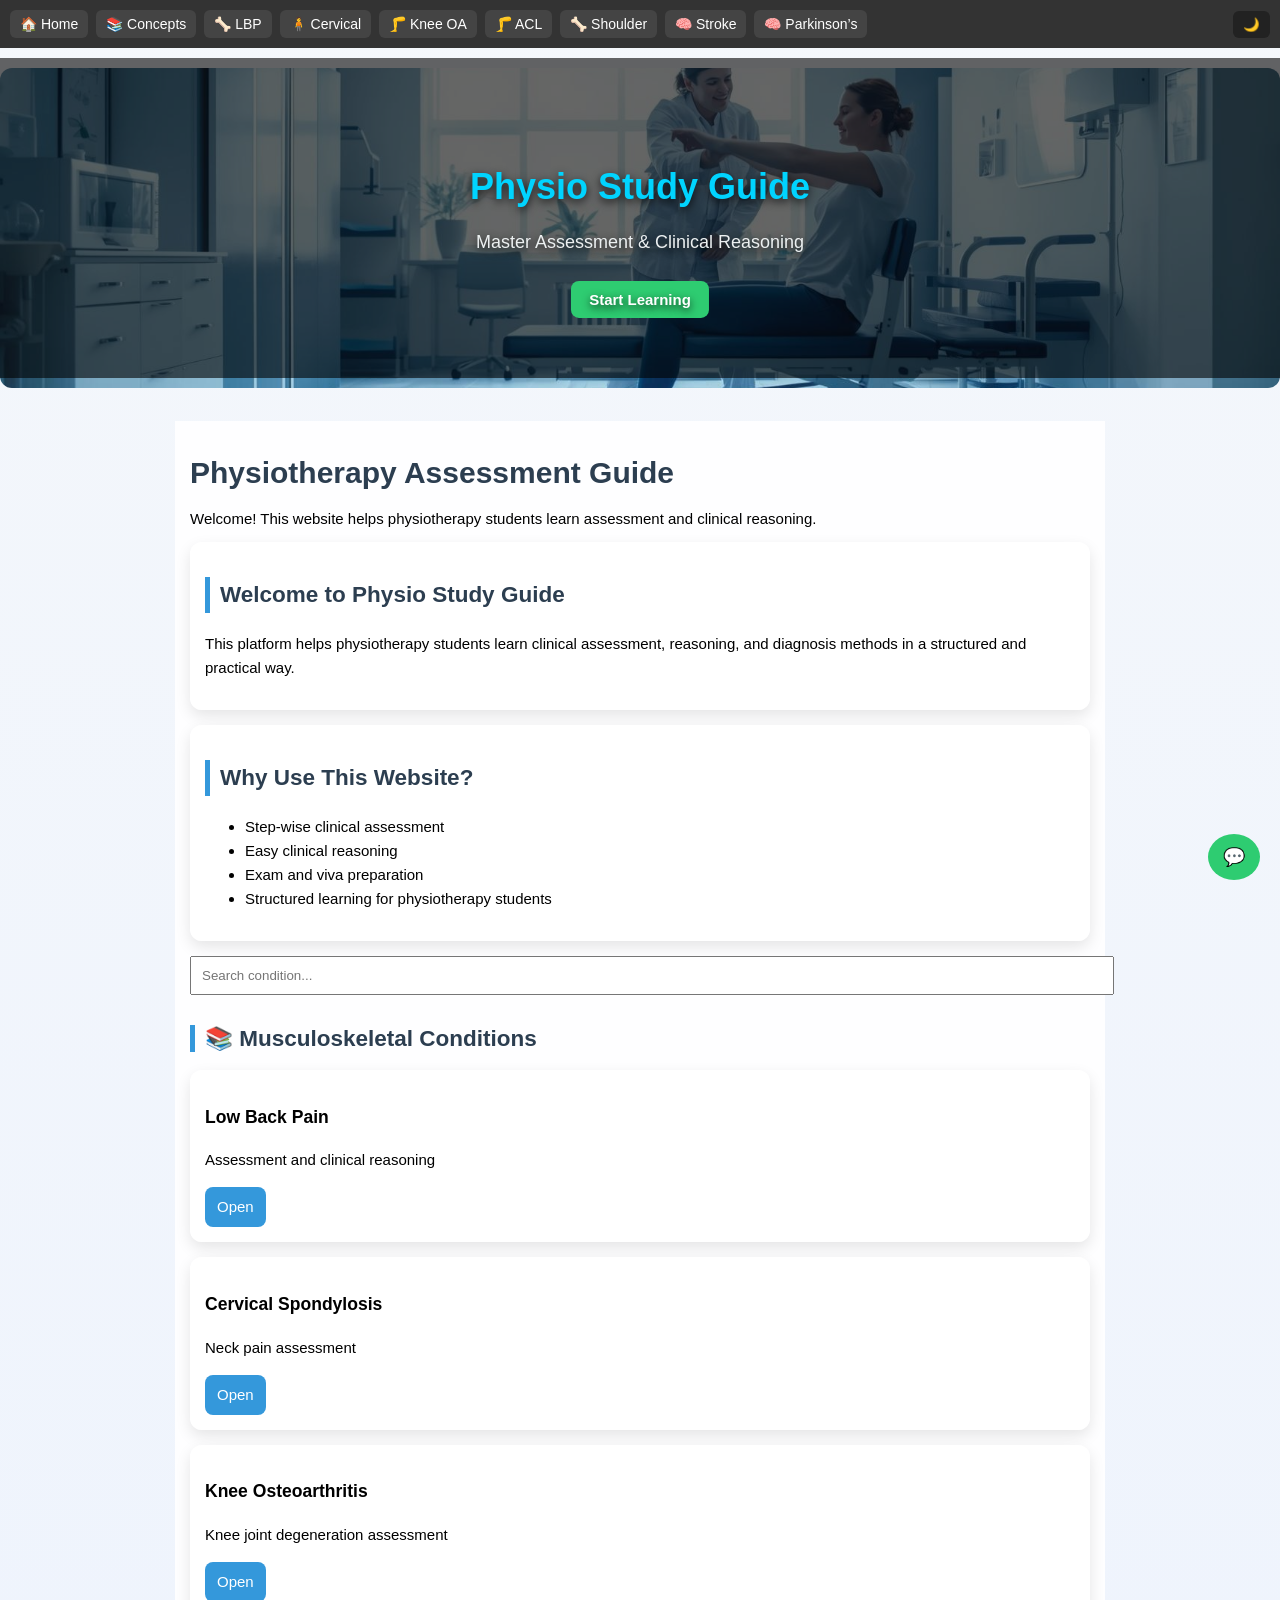
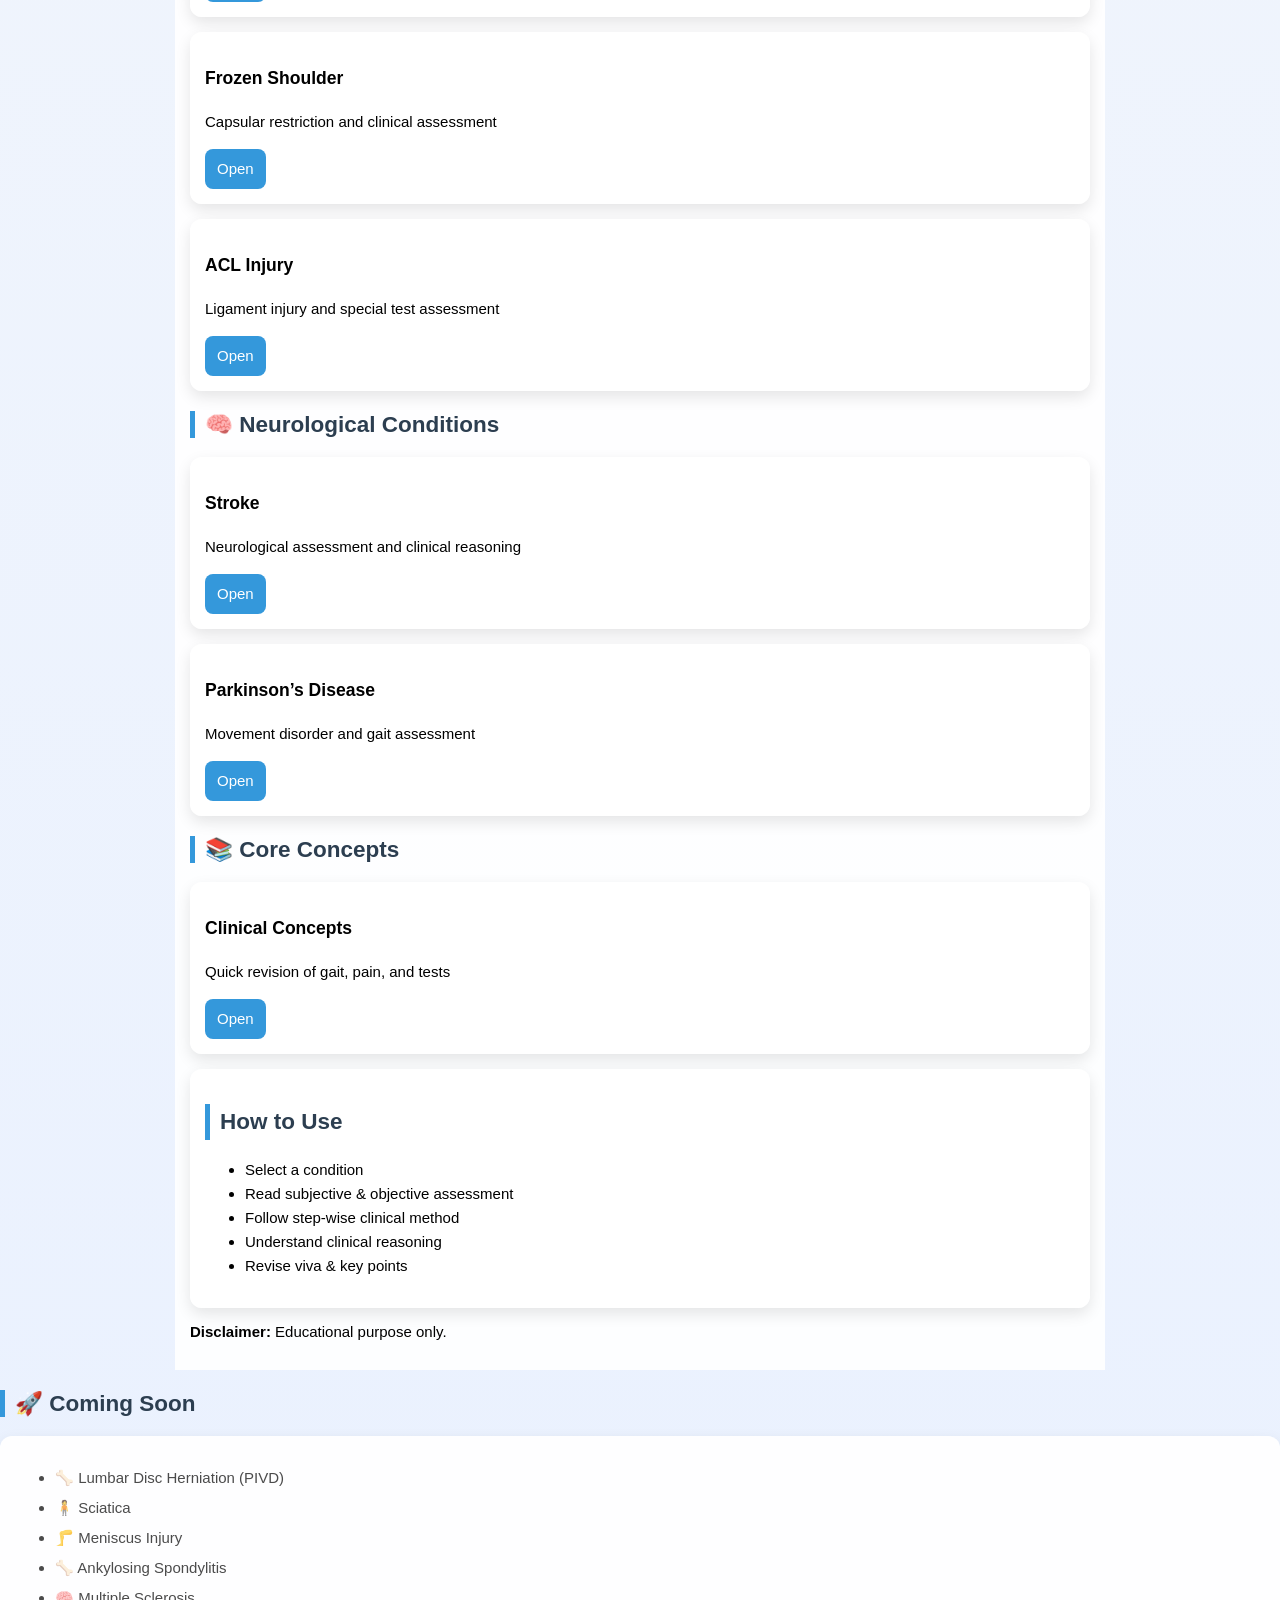
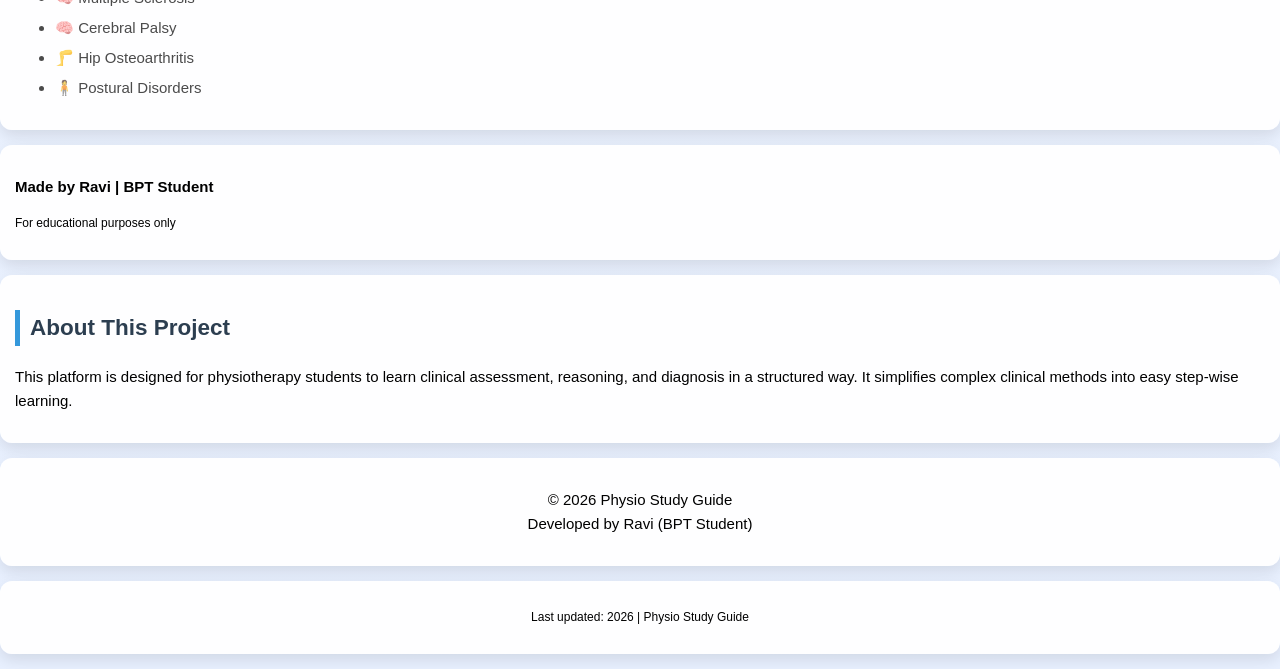
<file: index.html>
<!DOCTYPE html>
<html>
<head>
    <title>Physio Study Guide</title>
    <link rel="stylesheet" href="style.css">
</head>

<script>
function searchFunction() {
    let input = document.getElementById("search").value.toLowerCase();
    let cards = document.querySelectorAll(".card");

    cards.forEach(card => {
        if (card.querySelector("h3")) { 
            let text = card.innerText.toLowerCase();
            card.style.display = text.includes(input) ? "block" : "none";
        }
    });
}
</script>


<body>
  
  <div class="navbar">
    <a href="index.html">🏠 Home</a>
    <a href="clinical-concepts.html">📚 Concepts</a>
    <a href="low-back-pain.html">🦴 LBP</a>
    <a href="cervical-spondylosis.html">🧍 Cervical</a>
    <a href="knee-osteoarthritis.html">🦵 Knee OA</a>
    <a href="acl-injury.html">🦵 ACL</a>
    <a href="frozen-shoulder.html">🦴 Shoulder</a>
    <a href="stroke.html">🧠 Stroke</a>
    <a href="parkinsons.html">🧠 Parkinson’s</a>

    <button onclick="toggleDarkMode()" class="dark-btn">🌙</button>
</div>
 


<div class="hero">
    <img src="images/hero.jpg">
    <div class="hero-text">
        <h1>Physio Study Guide</h1>
        <p>Master Assessment & Clinical Reasoning</p>

        <a href="#content" class="hero-btn">Start Learning</a>
    </div>
</div>




<div class="container" id="content">

<h1>Physiotherapy Assessment Guide</h1>

<p>Welcome! This website helps physiotherapy students learn assessment and clinical reasoning.</p>

<div class="card">
<h2>Welcome to Physio Study Guide</h2>


<p>
This platform helps physiotherapy students learn clinical assessment,
reasoning, and diagnosis methods in a structured and practical way.
</p>
</div>
<div class="card">
<h2>Why Use This Website?</h2>
<ul>
<li>Step-wise clinical assessment</li>
<li>Easy clinical reasoning</li>
<li>Exam and viva preparation</li>
<li>Structured learning for physiotherapy students</li>
</ul>
</div>

<input type="text" id="search" placeholder="Search condition..." onkeyup="searchFunction()" style="width:100%; padding:10px; margin-bottom:10px;">

<h2>📚 Musculoskeletal Conditions</h2>

<div class="card">
    <h3>Low Back Pain</h3>
    <p>Assessment and clinical reasoning</p>
    <a href="low-back-pain.html">Open</a>
</div>

<div class="card">
    <h3>Cervical Spondylosis</h3>
    <p>Neck pain assessment</p>
    <a href="cervical-spondylosis.html">Open</a>
</div>

<div class="card">
    <h3>Knee Osteoarthritis</h3>
    <p>Knee joint degeneration assessment</p>
    <a href="knee-osteoarthritis.html">Open</a>
</div>

<div class="card">
    <h3>Frozen Shoulder</h3>
    <p>Capsular restriction and clinical assessment</p>
    <a href="frozen-shoulder.html">Open</a>
</div>

<div class="card">
    <h3>ACL Injury</h3>
    <p>Ligament injury and special test assessment</p>
    <a href="acl-injury.html">Open</a>
</div>

<h2>🧠 Neurological Conditions</h2>

<div class="card">
    <h3>Stroke</h3>
    <p>Neurological assessment and clinical reasoning</p>
    <a href="stroke.html">Open</a>
</div>

<div class="card">
    <h3>Parkinson’s Disease</h3>
    <p>Movement disorder and gait assessment</p>
    <a href="parkinsons.html">Open</a>
</div>


<h2>📚 Core Concepts</h2>

<div class="card">
    <h3>Clinical Concepts</h3>
    <p>Quick revision of gait, pain, and tests</p>
    <a href="clinical-concepts.html">Open</a>
</div>

<div class="card">
<h2>How to Use</h2>
<ul>
<li>Select a condition</li>
<li>Read subjective & objective assessment</li>
<li>Follow step-wise clinical method</li>
<li>Understand clinical reasoning</li>
<li>Revise viva & key points</li>
</ul>
</div>


<p><b>Disclaimer:</b> Educational purpose only.</p>

</div>


<h2>🚀 Coming Soon</h2>

<div class="card">
<ul class="coming-soon">
<li>🦴 Lumbar Disc Herniation (PIVD)</li>
<li>🧍 Sciatica</li>
<li>🦵 Meniscus Injury</li>
<li>🦴 Ankylosing Spondylitis</li>
<li>🧠 Multiple Sclerosis</li>
<li>🧠 Cerebral Palsy</li>
<li>🦵 Hip Osteoarthritis</li>
<li>🧍 Postural Disorders</li>
</ul>
</div>



<div class="card">
<p><b>Made by Ravi | BPT Student</b></p>
<p style="font-size: 12px;">For educational purposes only</p>
</div>

<div class="card">
<h2>About This Project</h2>
<p>
This platform is designed for physiotherapy students to learn 
clinical assessment, reasoning, and diagnosis in a structured way.
It simplifies complex clinical methods into easy step-wise learning.
</p>
</div>

<div class="card">
<p style="text-align:center;">
© 2026 Physio Study Guide <br>
Developed by Ravi (BPT Student)
</p>
</div>

<div class="card">
<p style="text-align:center; font-size:12px;">
Last updated: 2026 | Physio Study Guide
</p>
</div>

<script>
function toggleDarkMode() {
    document.body.classList.toggle("dark-mode");
}
</script>

<script>
function toggleDarkMode() {
    document.body.classList.toggle("dark-mode");
    localStorage.setItem("darkMode", document.body.classList.contains("dark-mode"));
}

window.onload = function() {
    if (localStorage.getItem("darkMode") === "true") {
        document.body.classList.add("dark-mode");
    }
}
</script>


<!-- CHATBOT BUTTON -->
<button class="chat-toggle" onclick="toggleChat()">💬</button>

<!-- CHATBOT BOX -->
<div class="chatbot" id="chatbotBox">
    <div class="chat-header">
        Physio Assistant 🤖
        <span onclick="toggleChat()" class="close-btn">✖</span>
    </div>

    <div class="chat-body" id="chatBody"></div>

    <div class="chat-input-area">
        <input type="text" id="chatInput" placeholder="Ask about any condition..." onkeypress="handleKey(event)">
        <button onclick="startListening()">🎤</button>
    </div>
</div>


<script>
// TOGGLE CHAT
function toggleChat() {
    let box = document.getElementById("chatbotBox");
    box.style.display = (box.style.display === "block") ? "none" : "block";
}

// SPEAK FUNCTION
function speak(text) {
    let speech = new SpeechSynthesisUtterance(text);
    speech.lang = "en-US";
    window.speechSynthesis.speak(speech);
}

// SMART RESPONSE ENGINE
function getResponse(msg) {
    msg = msg.toLowerCase();

    if (msg.includes("back pain") || msg.includes("lbp"))
        return "Low Back Pain: Causes include disc, muscle strain, poor posture. Red flags: bladder issues, trauma.";

    if (msg.includes("cervical") || msg.includes("neck"))
        return "Cervical spondylosis: Neck pain with radiating symptoms. Spurling test is important.";

    if (msg.includes("knee"))
        return "Knee Osteoarthritis: Pain, stiffness, crepitus. Worse with activity.";

    if (msg.includes("acl"))
        return "ACL injury: Instability present. Lachman test is most sensitive.";

    if (msg.includes("shoulder") || msg.includes("frozen"))
        return "Frozen shoulder: Loss of active and passive ROM, especially external rotation.";

    if (msg.includes("stroke"))
        return "Stroke: Sudden weakness, facial droop, speech loss. Emergency referral required.";

    if (msg.includes("parkinson"))
        return "Parkinson's: Tremor, rigidity, bradykinesia, postural instability.";

    if (msg.includes("hello") || msg.includes("hi"))
        return "Hello! I am your Physio Assistant. Ask me anything about conditions.";

    return "I'm still learning. Try asking about LBP, stroke, ACL, or knee.";
}

// TYPE EFFECT
function typeEffect(text) {
    let chatBody = document.getElementById("chatBody");
    let p = document.createElement("p");
    chatBody.appendChild(p);

    let i = 0;
    let interval = setInterval(() => {
        p.innerHTML = "<b>Bot:</b> " + text.substring(0, i);
        i++;
        if (i > text.length) clearInterval(interval);
    }, 20);
}

// TEXT INPUT
function handleKey(e) {
    if (e.key === "Enter") {
        let input = document.getElementById("chatInput");
        let msg = input.value;

        let chatBody = document.getElementById("chatBody");
        chatBody.innerHTML += "<p><b>You:</b> " + msg + "</p>";

        let response = getResponse(msg);
        typeEffect(response);
        speak(response);

        input.value = "";
        chatBody.scrollTop = chatBody.scrollHeight;
    }
}

// VOICE INPUT
function startListening() {
    let recognition = new (window.SpeechRecognition || window.webkitSpeechRecognition)();
    recognition.lang = "en-US";

    recognition.start();

    recognition.onresult = function(event) {
        let msg = event.results[0][0].transcript;

        let chatBody = document.getElementById("chatBody");
        chatBody.innerHTML += "<p><b>You:</b> " + msg + "</p>";

        let response = getResponse(msg);
        typeEffect(response);
        speak(response);

        chatBody.scrollTop = chatBody.scrollHeight;
    };
}
</script>


</body>

</html>
</file>
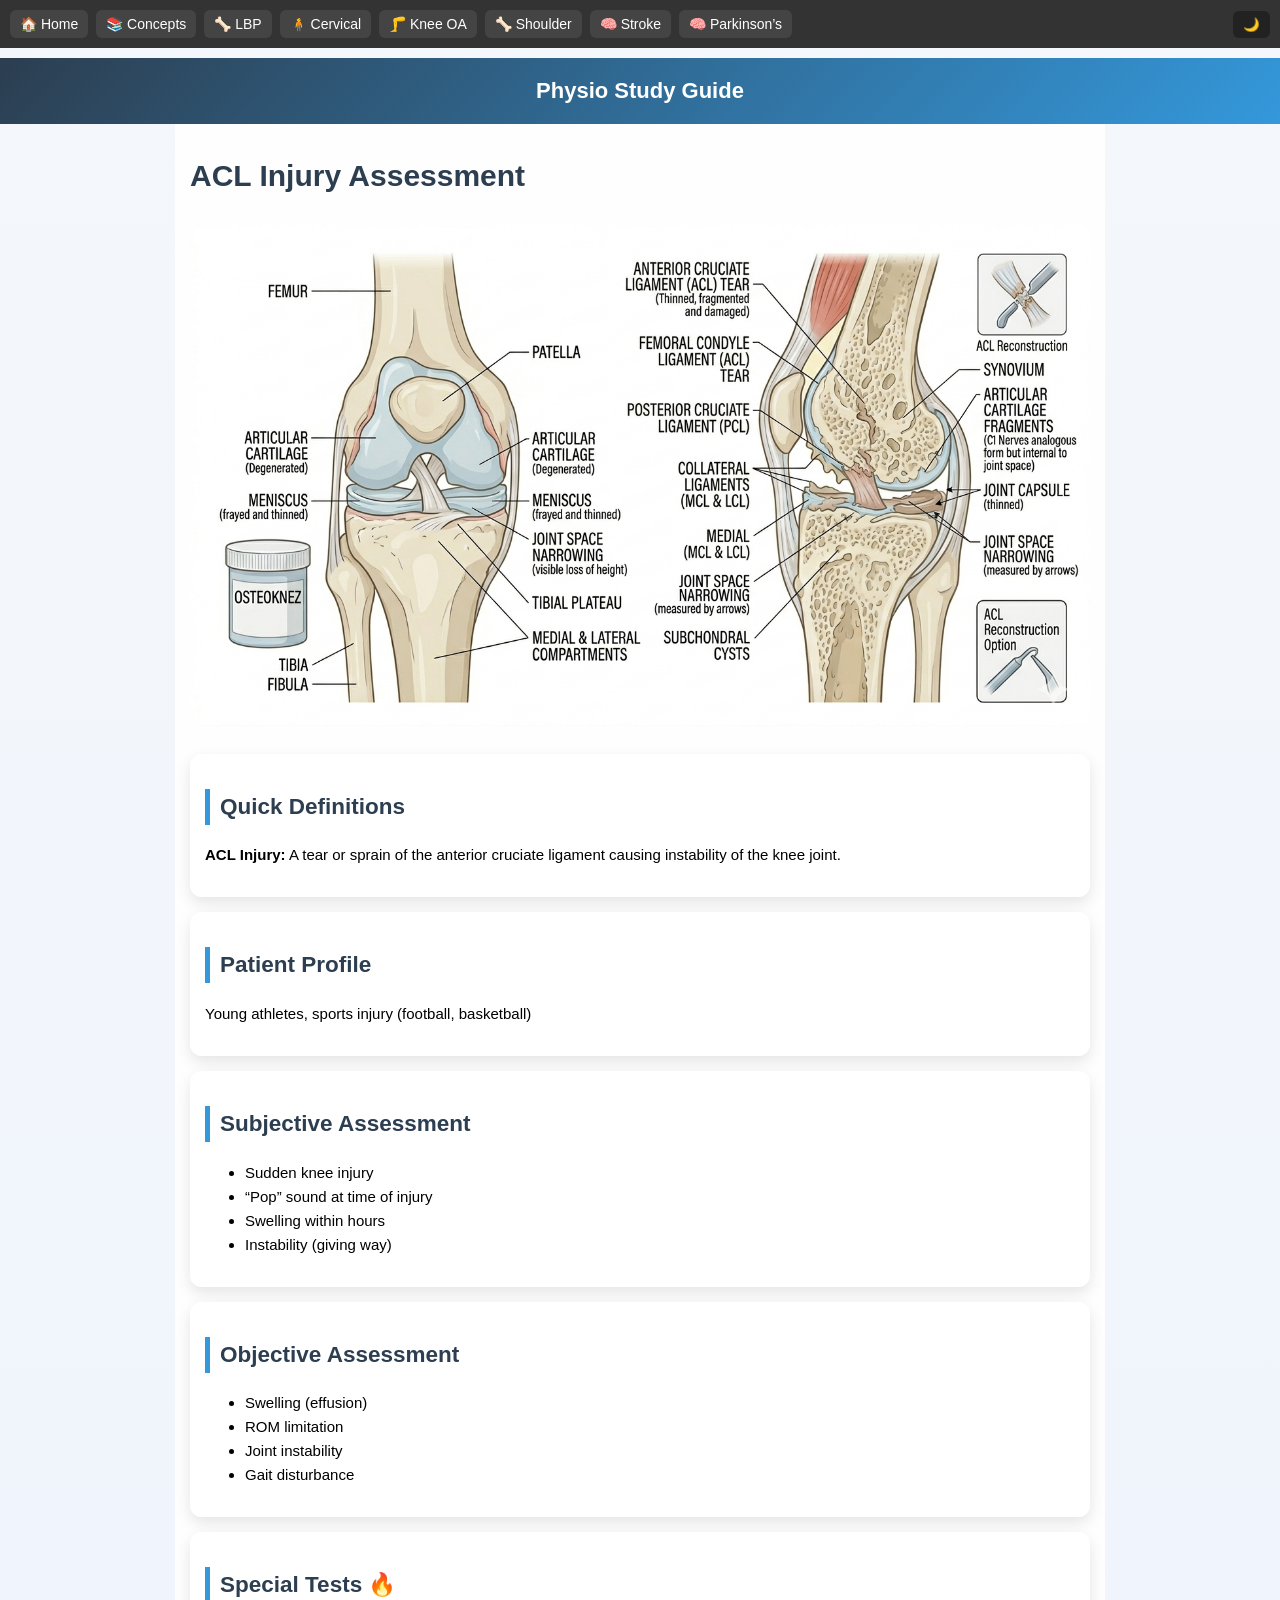
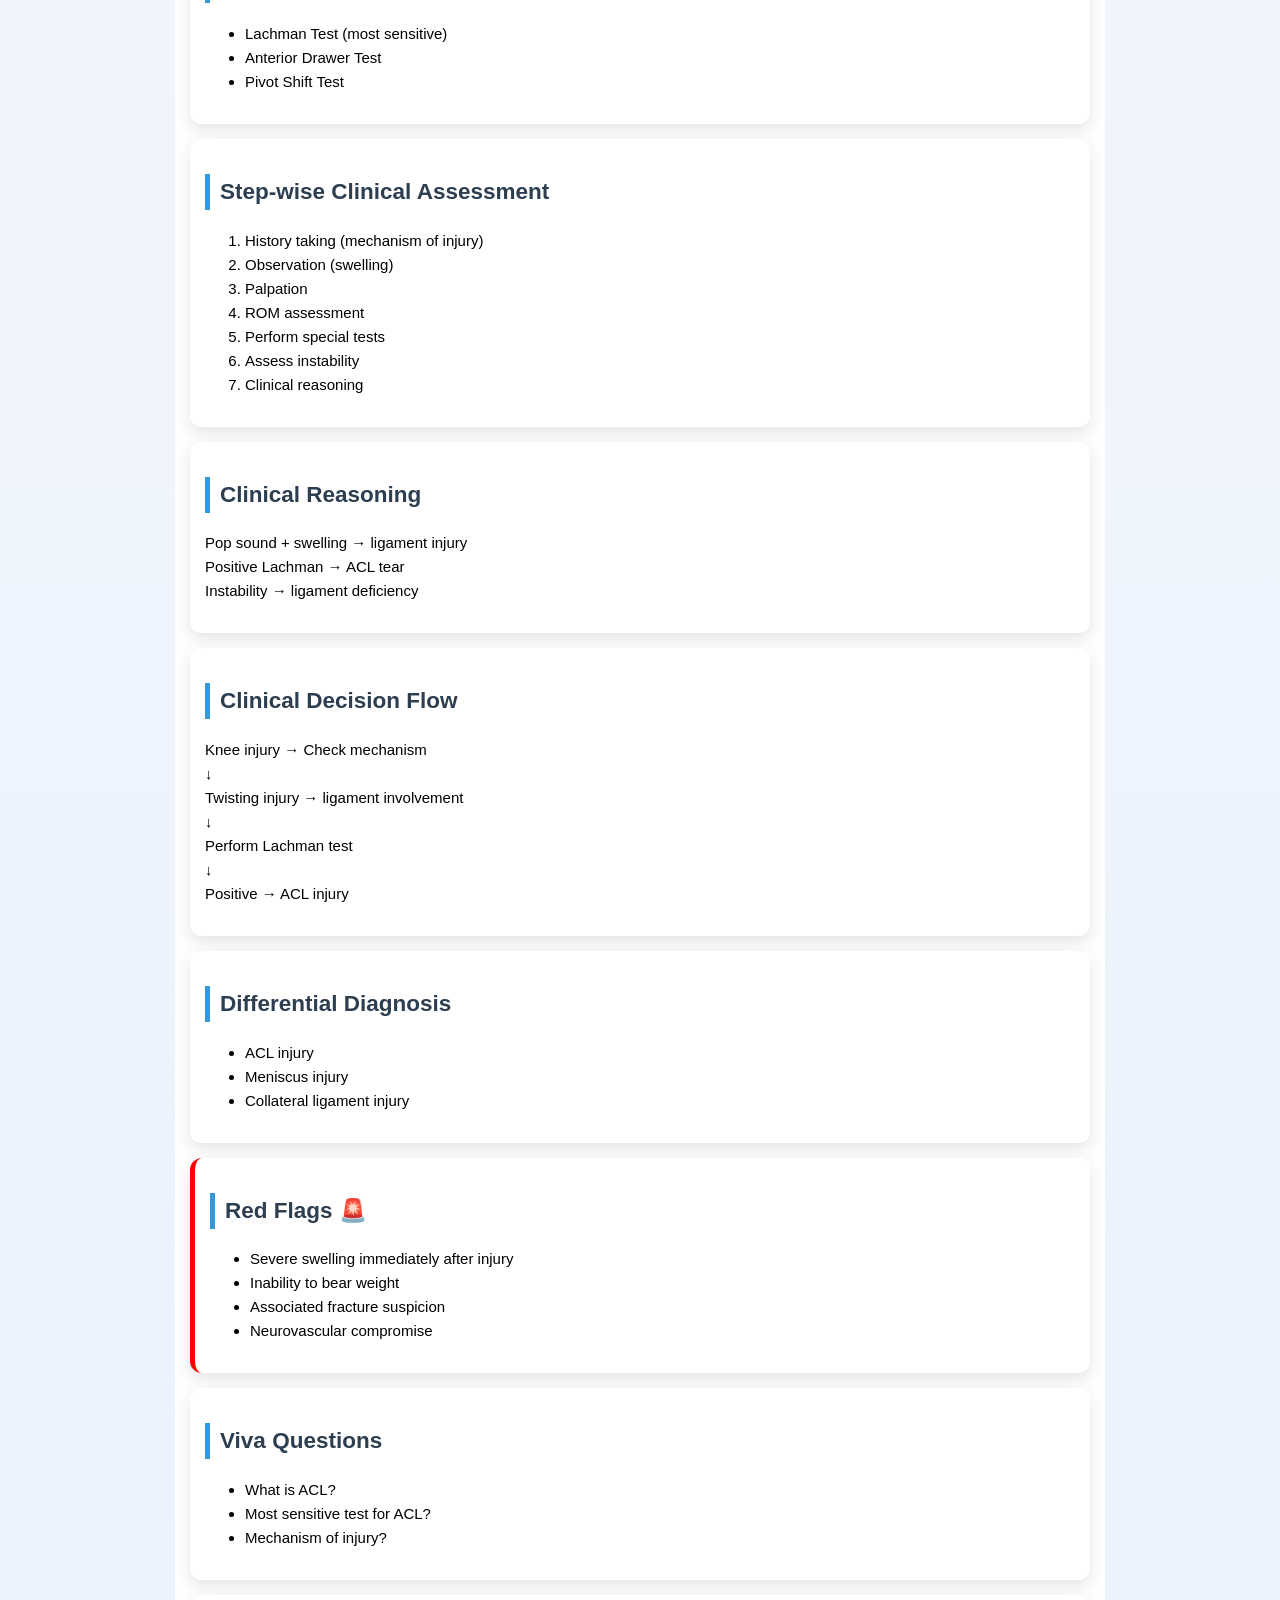
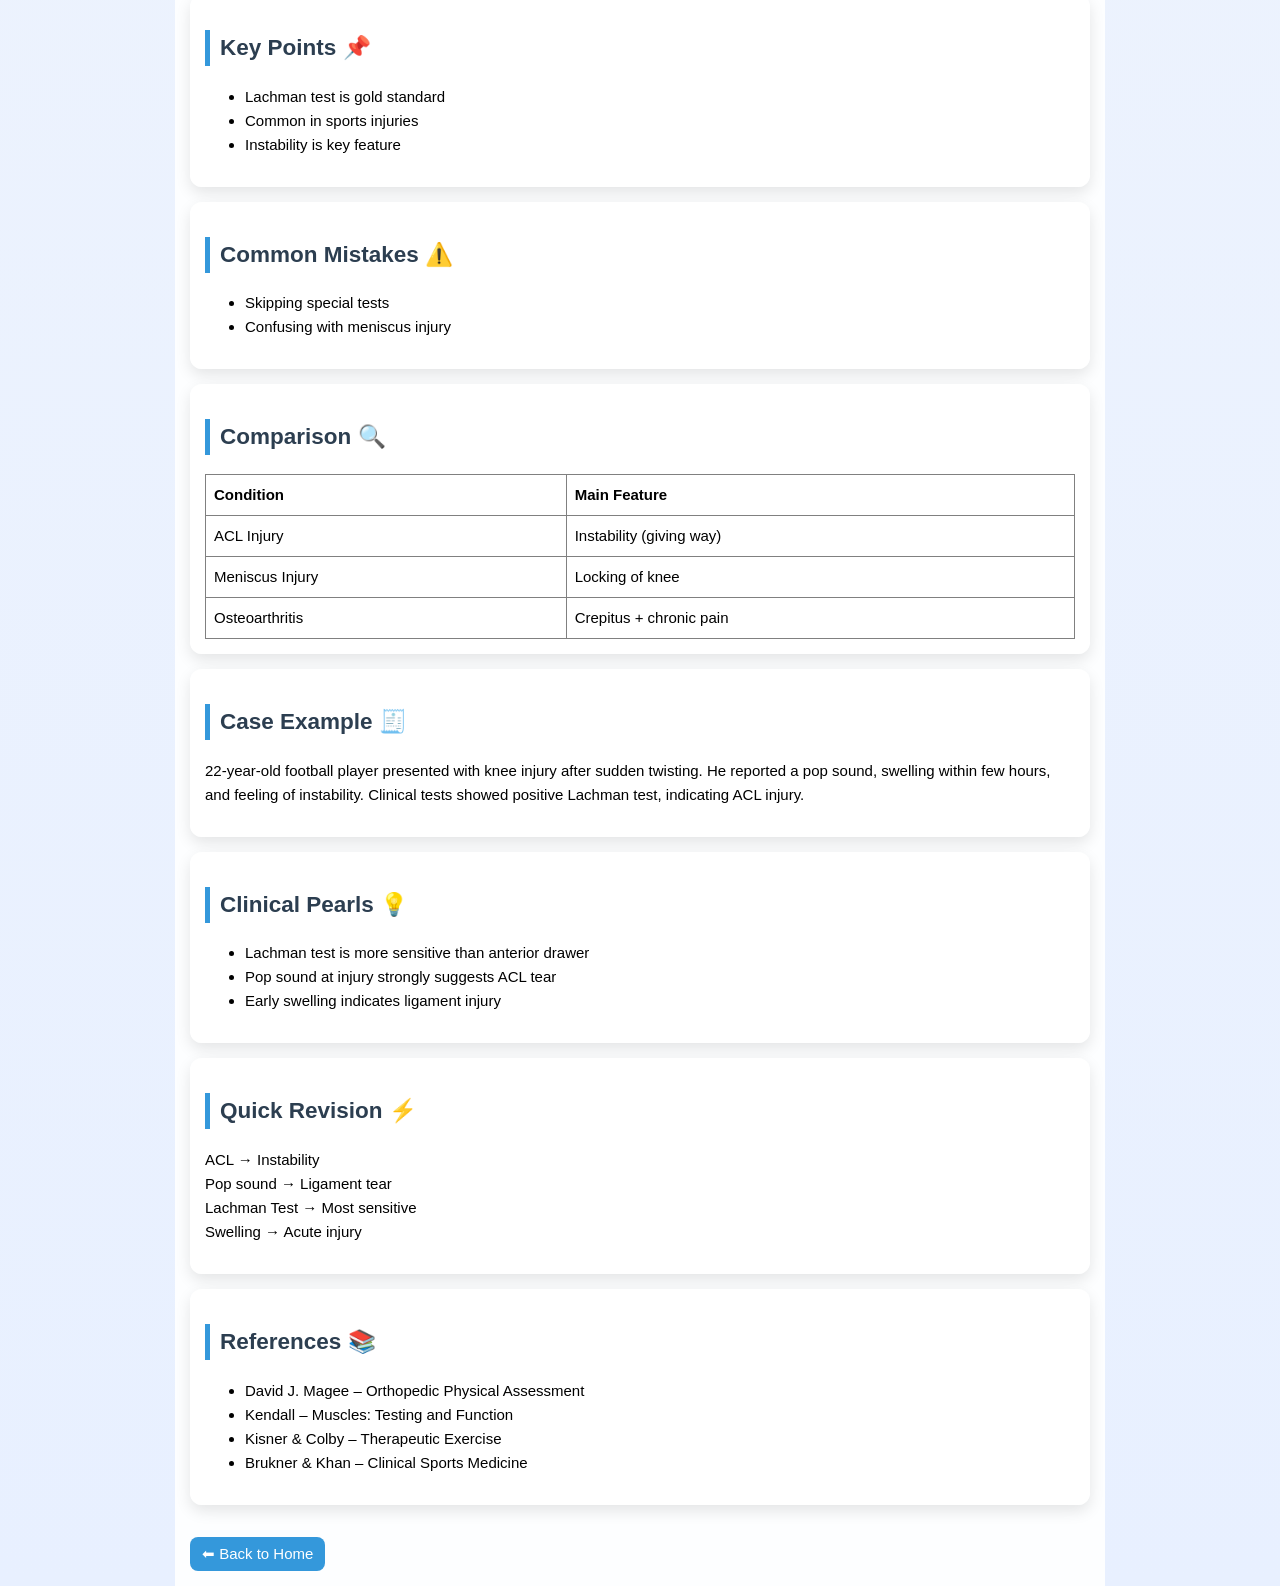
<file: acl-injury.html>
<!DOCTYPE html>
<html>
<head>
    <title>ACL Injury Assessment</title>
    <link rel="stylesheet" href="style.css">
</head>
<body>
   <div class="navbar">
    <a href="index.html">🏠 Home</a>
    <a href="clinical-concepts.html">📚 Concepts</a>
    <a href="low-back-pain.html">🦴 LBP</a>
    <a href="cervical-spondylosis.html">🧍 Cervical</a>
    <a href="knee-osteoarthritis.html">🦵 Knee OA</a>
    <a href="frozen-shoulder.html">🦴 Shoulder</a>
    <a href="stroke.html">🧠 Stroke</a>
    <a href="parkinsons.html">🧠 Parkinson’s</a>

    <button onclick="toggleDarkMode()" class="dark-btn">🌙</button>
</div>
 


<div class="header">
    Physio Study Guide
</div>


<div class="container">

<h1>ACL Injury Assessment</h1>


<img src="images/acl.png" alt="ACL Injury Diagram">


<div class="card">
<h2>Quick Definitions </h2>
<p>
<b>ACL Injury:</b> A tear or sprain of the anterior cruciate ligament causing instability of the knee joint.
</p>
</div>

<div class="card">
<h2>Patient Profile</h2>
<p>Young athletes, sports injury (football, basketball)</p>
</div>

<div class="card">
<h2>Subjective Assessment</h2>
<ul>
<li>Sudden knee injury</li>
<li>“Pop” sound at time of injury</li>
<li>Swelling within hours</li>
<li>Instability (giving way)</li>
</ul>
</div>

<div class="card">
<h2>Objective Assessment</h2>
<ul>
<li>Swelling (effusion)</li>
<li>ROM limitation</li>
<li>Joint instability</li>
<li>Gait disturbance</li>
</ul>
</div>

<div class="card">
<h2>Special Tests 🔥</h2>
<ul>
<li>Lachman Test (most sensitive)</li>
<li>Anterior Drawer Test</li>
<li>Pivot Shift Test</li>
</ul>
</div>

<div class="card">
<h2>Step-wise Clinical Assessment</h2>
<ol>
<li>History taking (mechanism of injury)</li>
<li>Observation (swelling)</li>
<li>Palpation</li>
<li>ROM assessment</li>
<li>Perform special tests</li>
<li>Assess instability</li>
<li>Clinical reasoning</li>
</ol>
</div>

<div class="card">
<h2>Clinical Reasoning</h2>
<p>
Pop sound + swelling → ligament injury<br>
Positive Lachman → ACL tear<br>
Instability → ligament deficiency
</p>
</div>

<div class="card">
<h2>Clinical Decision Flow</h2>
<p>
Knee injury → Check mechanism<br>
↓<br>
Twisting injury → ligament involvement<br>
↓<br>
Perform Lachman test<br>
↓<br>
Positive → ACL injury
</p>
</div>

<div class="card">
<h2>Differential Diagnosis</h2>
<ul>
<li>ACL injury</li>
<li>Meniscus injury</li>
<li>Collateral ligament injury</li>
</ul>
</div>


<div class="card" style="border-left: 5px solid red;">
<h2>Red Flags 🚨</h2>
<ul>
<li>Severe swelling immediately after injury</li>
<li>Inability to bear weight</li>
<li>Associated fracture suspicion</li>
<li>Neurovascular compromise</li>
</ul>
</div>


<div class="card">
<h2>Viva Questions</h2>
<ul>
<li>What is ACL?</li>
<li>Most sensitive test for ACL?</li>
<li>Mechanism of injury?</li>
</ul>
</div>

<div class="card">
<h2>Key Points 📌</h2>
<ul>
<li>Lachman test is gold standard</li>
<li>Common in sports injuries</li>
<li>Instability is key feature</li>
</ul>
</div>

<div class="card">
<h2>Common Mistakes ⚠️</h2>
<ul>
<li>Skipping special tests</li>
<li>Confusing with meniscus injury</li>
</ul>
</div>

<div class="card">
<h2>Comparison 🔍</h2>

<table border="1" width="100%">
<tr>
<th>Condition</th>
<th>Main Feature</th>
</tr>

<tr>
<td><span class="highlight">ACL Injury</span></td>
<td>Instability (giving way)</td>
</tr>

<tr>
<td><span class="highlight">Meniscus Injury</span></td>
<td>Locking of knee</td>
</tr>

<tr>
<td><span class="highlight">Osteoarthritis</span></td>
<td>Crepitus + chronic pain</td>
</tr>

</table>
</div>

<div class="card">
<h2>Case Example 🧾</h2>
<p>
22-year-old football player presented with knee injury after sudden twisting.
He reported a <span class="highlight">pop sound</span>, swelling within few hours,
and feeling of <span class="highlight">instability</span>. Clinical tests showed
positive <span class="highlight">Lachman test</span>, indicating ACL injury.
</p>
</div>

<div class="card">
<h2>Clinical Pearls 💡</h2>
<ul>
<li><span class="highlight">Lachman test</span> is more sensitive than anterior drawer</li>
<li><span class="highlight">Pop sound</span> at injury strongly suggests ACL tear</li>
<li><span class="highlight">Early swelling</span> indicates ligament injury</li>
</ul>
</div>


<div class="card">
<h2>Quick Revision ⚡</h2>
<p>
<span class="highlight">ACL</span> → Instability<br>
<span class="highlight">Pop sound</span> → Ligament tear<br>
<span class="highlight">Lachman Test</span> → Most sensitive<br>
<span class="highlight">Swelling</span> → Acute injury
</p>
</div>

<div class="card">
<h2>References 📚</h2>
<ul>
<li>David J. Magee – Orthopedic Physical Assessment</li>
<li>Kendall – Muscles: Testing and Function</li>
<li>Kisner & Colby – Therapeutic Exercise</li>
<li>Brukner & Khan – Clinical Sports Medicine</li>
</ul>
</div>


<br>
<a href="index.html">⬅ Back to Home</a>

</div>

<script>
function toggleDarkMode() {
    document.body.classList.toggle("dark-mode");
}
</script>

<script>
function toggleDarkMode() {
    document.body.classList.toggle("dark-mode");
    localStorage.setItem("darkMode", document.body.classList.contains("dark-mode"));
}

window.onload = function() {
    if (localStorage.getItem("darkMode") === "true") {
        document.body.classList.add("dark-mode");
    }
}
</script>


</body>
</html>
</file>
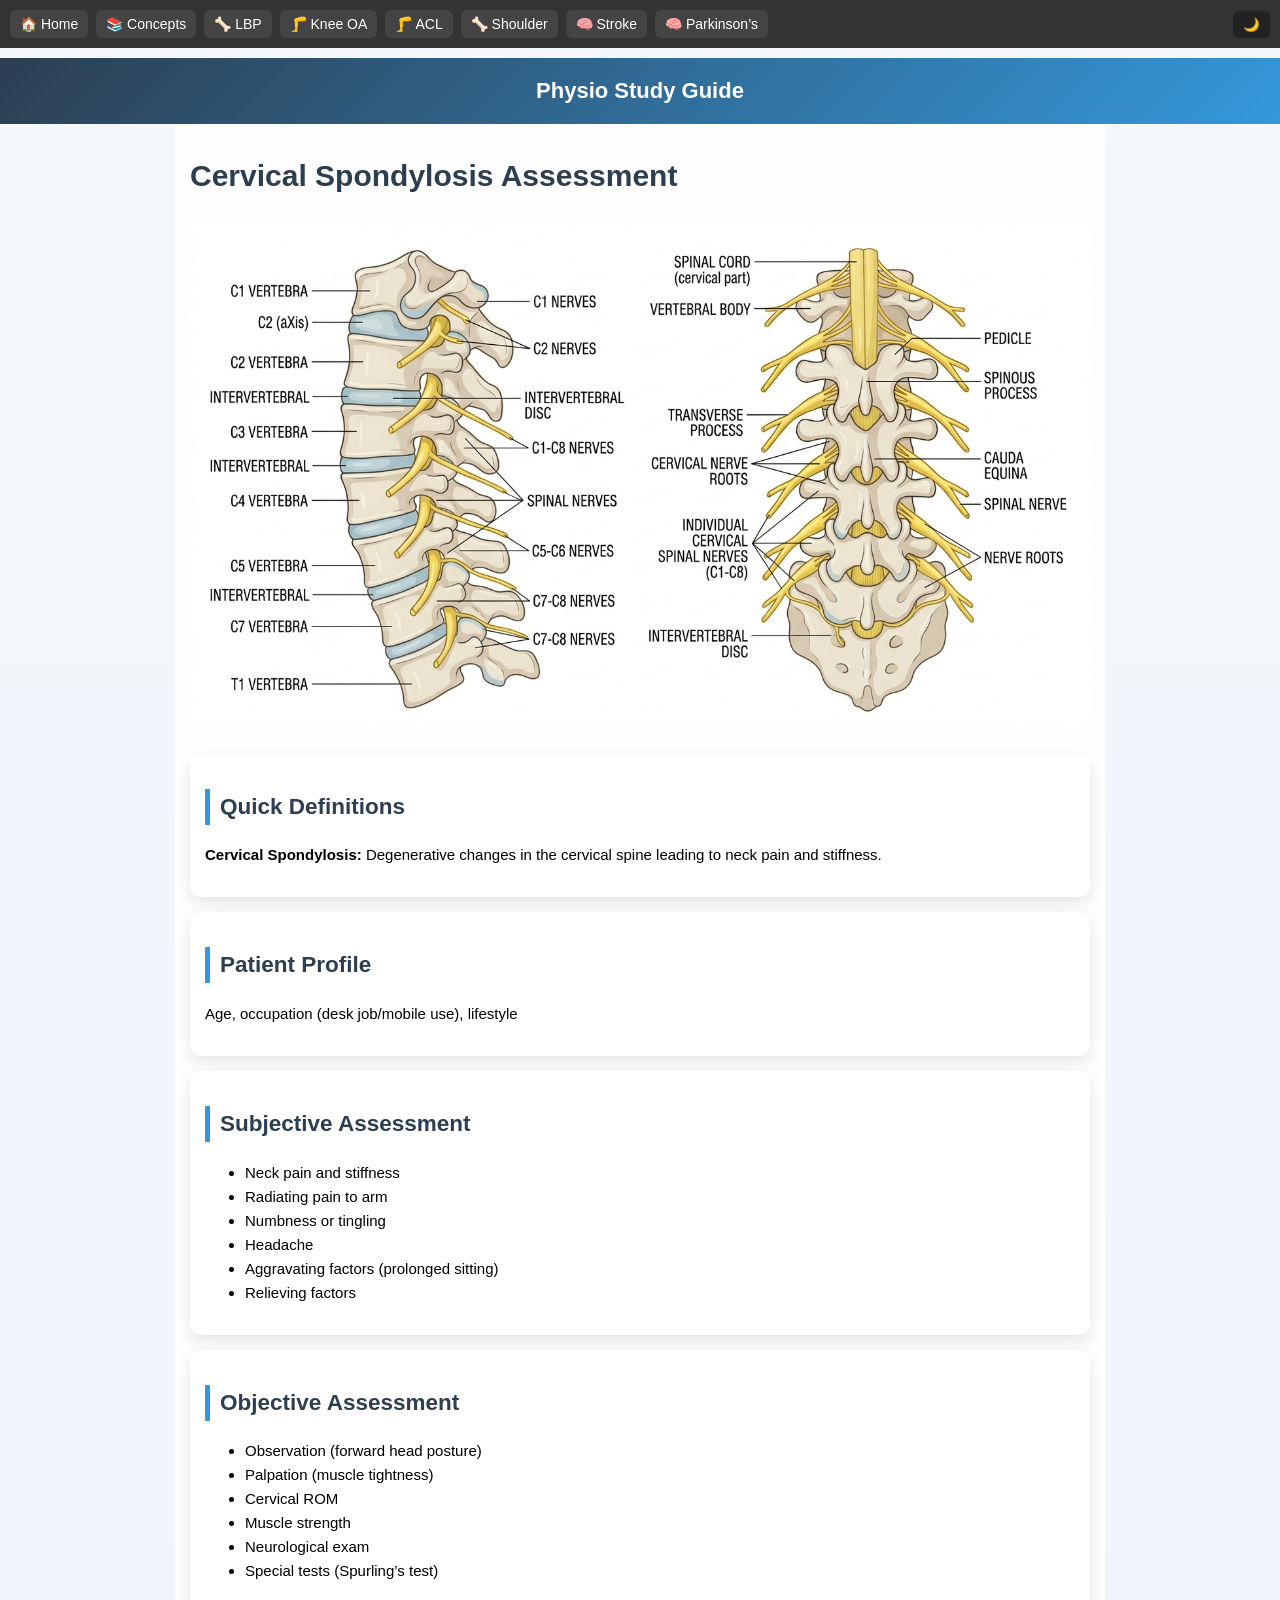
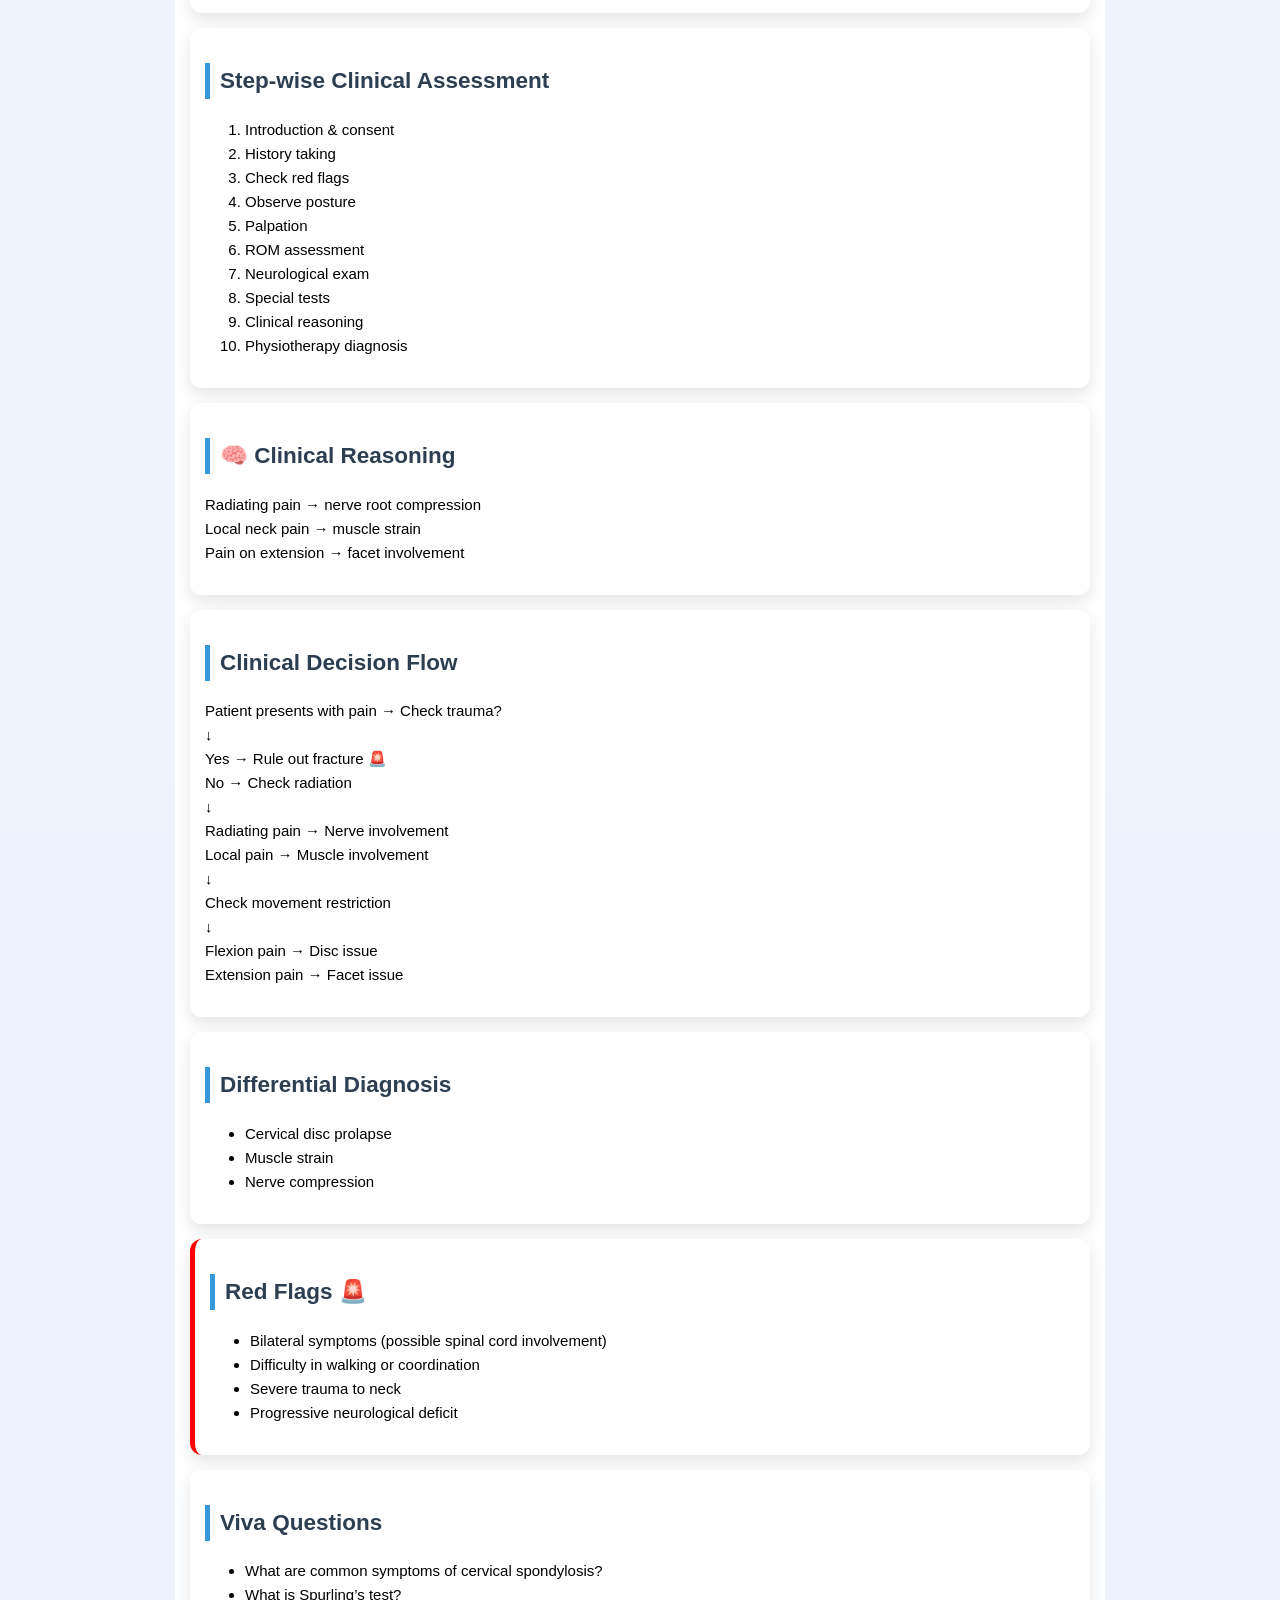
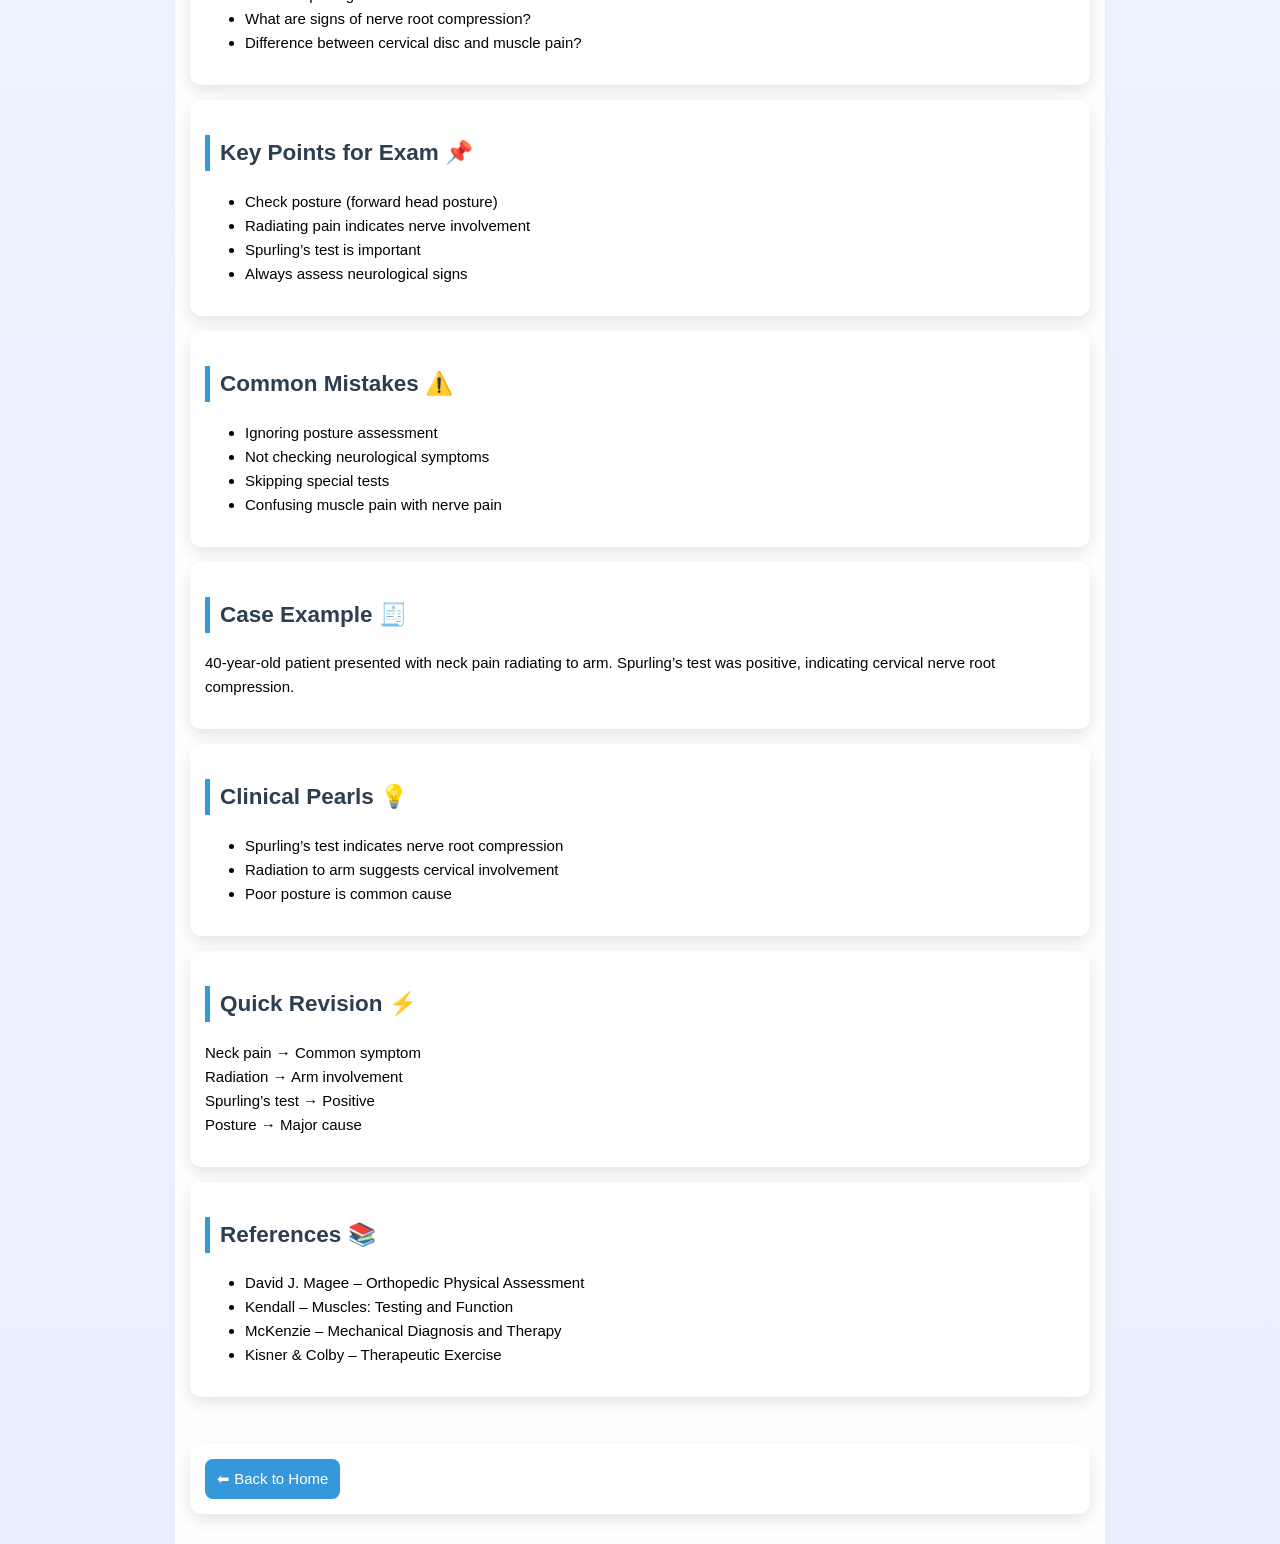
<file: cervical-spondylosis.html>
<!DOCTYPE html>
<html>
<head>
    <title>Cervical Spondylosis Assessment</title>
    <link rel="stylesheet" href="style.css">
</head>
<body>
  
   <div class="navbar">
    <a href="index.html">🏠 Home</a>
    <a href="clinical-concepts.html">📚 Concepts</a>
    <a href="low-back-pain.html">🦴 LBP</a>
    <a href="knee-osteoarthritis.html">🦵 Knee OA</a>
    <a href="acl-injury.html">🦵 ACL</a>
    <a href="frozen-shoulder.html">🦴 Shoulder</a>
    <a href="stroke.html">🧠 Stroke</a>
    <a href="parkinsons.html">🧠 Parkinson’s</a>

    <button onclick="toggleDarkMode()" class="dark-btn">🌙</button>
</div>
    

<div class="header">
    Physio Study Guide
</div>

<div class="container">

<h1>Cervical Spondylosis Assessment</h1>


<img src="images/cervical.png" alt="Cervical Spine Diagram">

<div class="card">
<h2>Quick Definitions </h2>
<p>
<b>Cervical Spondylosis:</b> Degenerative changes in the cervical spine leading to neck pain and stiffness.
</p>
</div>

<div class="card">
<h2>Patient Profile</h2>
<p>Age, occupation (desk job/mobile use), lifestyle</p>
</div>

<div class="card">
<h2>Subjective Assessment</h2>
<ul>
<li>Neck pain and stiffness</li>
<li>Radiating pain to arm</li>
<li>Numbness or tingling</li>
<li>Headache</li>
<li>Aggravating factors (prolonged sitting)</li>
<li>Relieving factors</li>
</ul>
</div>

<div class="card">
<h2>Objective Assessment</h2>
<ul>
<li>Observation (forward head posture)</li>
<li>Palpation (muscle tightness)</li>
<li>Cervical ROM</li>
<li>Muscle strength</li>
<li>Neurological exam</li>
<li>Special tests (Spurling’s test)</li>
</ul>
</div>

<div class="card">
<h2>Step-wise Clinical Assessment</h2>
<ol>
<li>Introduction & consent</li>
<li>History taking</li>
<li>Check red flags</li>
<li>Observe posture</li>
<li>Palpation</li>
<li>ROM assessment</li>
<li>Neurological exam</li>
<li>Special tests</li>
<li>Clinical reasoning</li>
<li>Physiotherapy diagnosis</li>
</ol>
</div>

<div class="card">
<h2>🧠 Clinical Reasoning</h2>

<p>
Radiating pain → nerve root compression<br>
Local neck pain → muscle strain<br>
Pain on extension → facet involvement
</p>
</div>

<div class="card">
<h2>Clinical Decision Flow</h2>

<p>
Patient presents with pain → Check trauma?<br>
↓<br>
Yes → Rule out fracture 🚨<br>
No → Check radiation<br>
↓<br>
Radiating pain → Nerve involvement<br>
Local pain → Muscle involvement<br>
↓<br>
Check movement restriction<br>
↓<br>
Flexion pain → Disc issue<br>
Extension pain → Facet issue
</p>

</div>

<div class="card">
<h2>Differential Diagnosis</h2>
<ul>
<li>Cervical disc prolapse</li>
<li>Muscle strain</li>
<li>Nerve compression</li>
</ul>
</div>


<div class="card" style="border-left: 5px solid red;">
<h2>Red Flags 🚨</h2>
<ul>
<li>Bilateral symptoms (possible spinal cord involvement)</li>
<li>Difficulty in walking or coordination</li>
<li>Severe trauma to neck</li>
<li>Progressive neurological deficit</li>
</ul>
</div>


<div class="card">
<h2>Viva Questions</h2>
<ul>
<li>What are common symptoms of cervical spondylosis?</li>
<li>What is Spurling’s test?</li>
<li>What are signs of nerve root compression?</li>
<li>Difference between cervical disc and muscle pain?</li>
</ul>
</div>

<div class="card">
<h2>Key Points for Exam 📌</h2>
<ul>
<li>Check posture (forward head posture)</li>
<li>Radiating pain indicates nerve involvement</li>
<li><span class="highlight">Spurling’s test</span> is important</li>
<li>Always assess neurological signs</li>
</ul>
</div>

<div class="card">
<h2>Common Mistakes ⚠️</h2>
<ul>
<li>Ignoring posture assessment</li>
<li>Not checking neurological symptoms</li>
<li>Skipping special tests</li>
<li>Confusing muscle pain with nerve pain</li>
</ul>

</div>

<div class="card">
<h2>Case Example 🧾</h2>
<p>
40-year-old patient presented with neck pain radiating to arm.
<span class="highlight">Spurling’s test</span> was positive,
indicating cervical nerve root compression.
</p>
</div>

<div class="card">
<h2>Clinical Pearls 💡</h2>
<ul>
<li><span class="highlight">Spurling’s test</span> indicates nerve root compression</li>
<li><span class="highlight">Radiation to arm</span> suggests cervical involvement</li>
<li><span class="highlight">Poor posture</span> is common cause</li>
</ul>
</div>

<div class="card">
<h2>Quick Revision ⚡</h2>
<p>
<span class="highlight">Neck pain</span> → Common symptom<br>
<span class="highlight">Radiation</span> → Arm involvement<br>
<span class="highlight">Spurling’s test</span> → Positive<br>
<span class="highlight">Posture</span> → Major cause
</p>
</div>

<div class="card">
<h2>References 📚</h2>
<ul>
<li>David J. Magee – Orthopedic Physical Assessment</li>
<li>Kendall – Muscles: Testing and Function</li>
<li>McKenzie – Mechanical Diagnosis and Therapy</li>
<li>Kisner & Colby – Therapeutic Exercise</li>
</ul>
</div>


<br>
<div class="card">
<a href="index.html">⬅ Back to Home</a>
</div>

</div>

<script>
function toggleDarkMode() {
    document.body.classList.toggle("dark-mode");
}
</script>

<script>
function toggleDarkMode() {
    document.body.classList.toggle("dark-mode");
    localStorage.setItem("darkMode", document.body.classList.contains("dark-mode"));
}

window.onload = function() {
    if (localStorage.getItem("darkMode") === "true") {
        document.body.classList.add("dark-mode");
    }
}
</script>


</body>
</html>
</file>
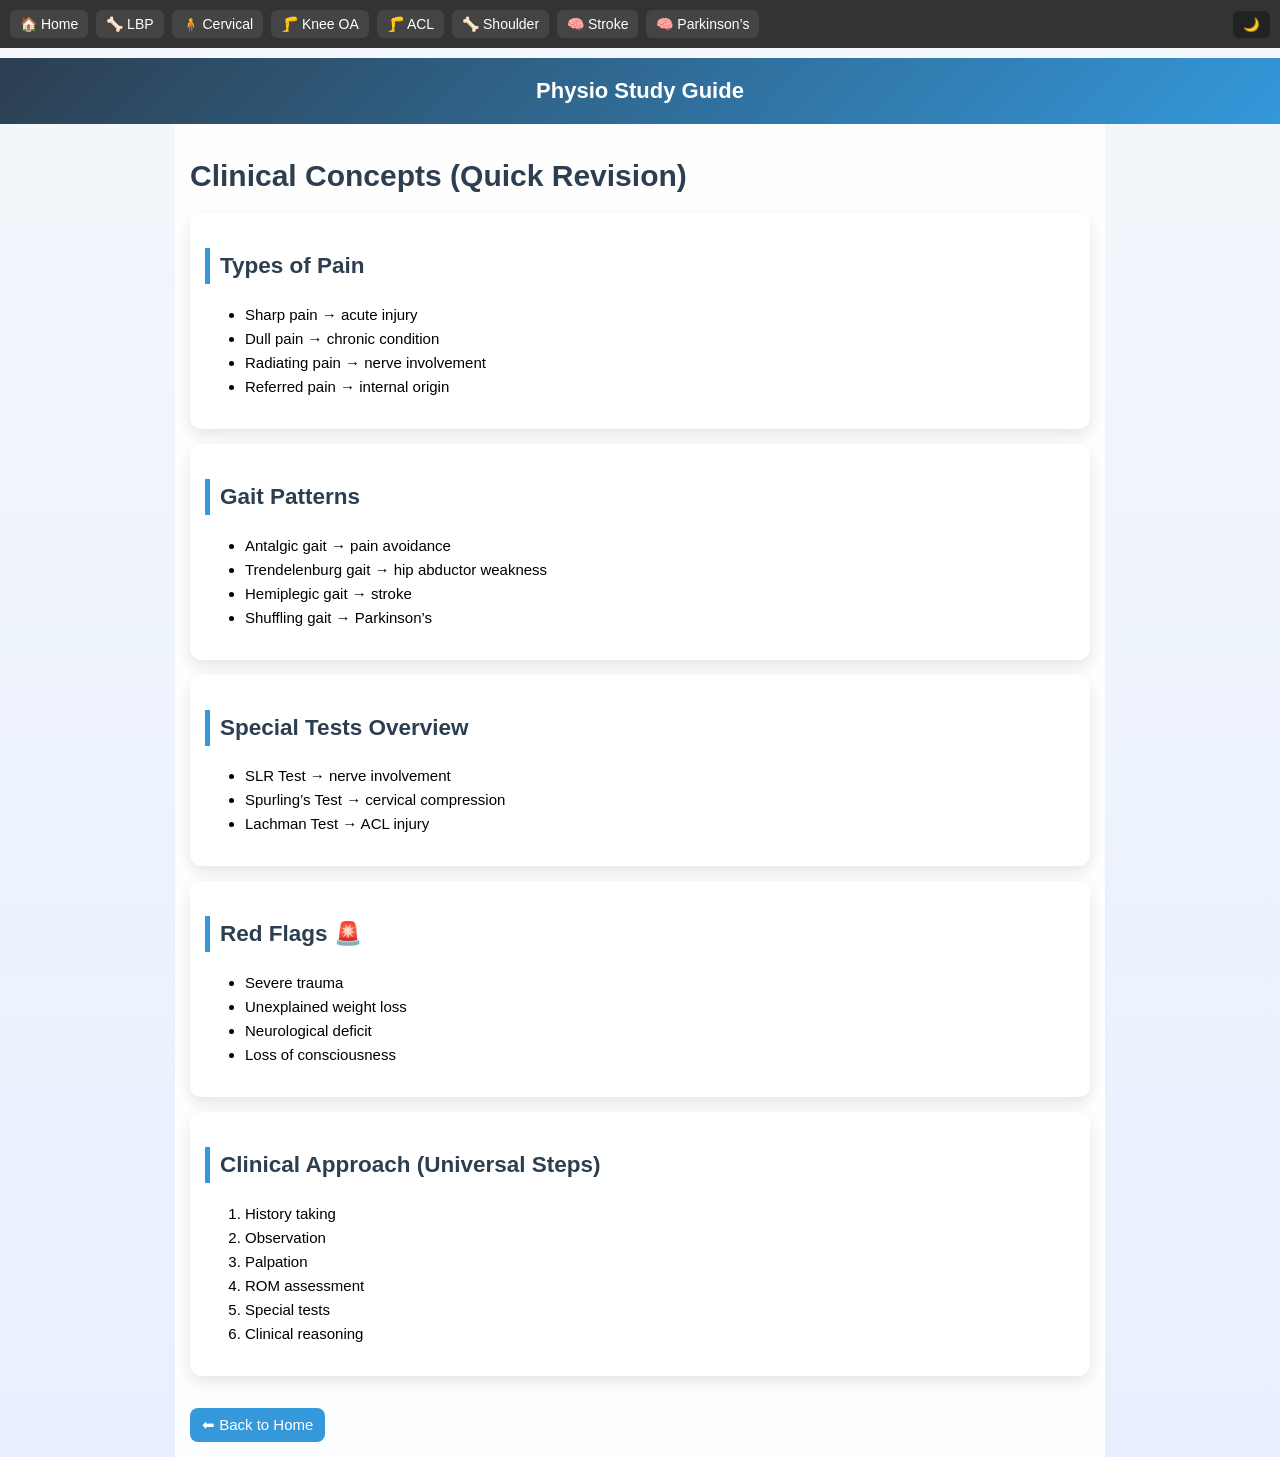
<file: clinical-concepts.html>
<!DOCTYPE html>
<html>
<head>
    <title>Clinical Concepts</title>
    <link rel="stylesheet" href="style.css">
</head>
<body>
  
   <div class="navbar">
    <a href="index.html">🏠 Home</a>
    <a href="low-back-pain.html">🦴 LBP</a>
    <a href="cervical-spondylosis.html">🧍 Cervical</a>
    <a href="knee-osteoarthritis.html">🦵 Knee OA</a>
    <a href="acl-injury.html">🦵 ACL</a>
    <a href="frozen-shoulder.html">🦴 Shoulder</a>
    <a href="stroke.html">🧠 Stroke</a>
    <a href="parkinsons.html">🧠 Parkinson’s</a>

    <button onclick="toggleDarkMode()" class="dark-btn">🌙</button>
</div>
 


<div class="header">
    Physio Study Guide
</div>

<div class="container">

<h1>Clinical Concepts (Quick Revision)</h1>

<div class="card">
<h2>Types of Pain</h2>
<ul>
<li>Sharp pain → acute injury</li>
<li>Dull pain → chronic condition</li>
<li>Radiating pain → nerve involvement</li>
<li>Referred pain → internal origin</li>
</ul>
</div>

<div class="card">
<h2>Gait Patterns</h2>
<ul>
<li>Antalgic gait → pain avoidance</li>
<li>Trendelenburg gait → hip abductor weakness</li>
<li>Hemiplegic gait → stroke</li>
<li>Shuffling gait → Parkinson’s</li>
</ul>
</div>

<div class="card">
<h2>Special Tests Overview</h2>
<ul>
<li>SLR Test → nerve involvement</li>
<li>Spurling’s Test → cervical compression</li>
<li>Lachman Test → ACL injury</li>
</ul>
</div>

<div class="card">
<h2>Red Flags 🚨</h2>
<ul>
<li>Severe trauma</li>
<li>Unexplained weight loss</li>
<li>Neurological deficit</li>
<li>Loss of consciousness</li>
</ul>
</div>

<div class="card">
<h2>Clinical Approach (Universal Steps)</h2>
<ol>
<li>History taking</li>
<li>Observation</li>
<li>Palpation</li>
<li>ROM assessment</li>
<li>Special tests</li>
<li>Clinical reasoning</li>
</ol>
</div>

<br>
<a href="index.html">⬅ Back to Home</a>

</div>

<script>
function toggleDarkMode() {
    document.body.classList.toggle("dark-mode");
}
</script>

<script>
function toggleDarkMode() {
    document.body.classList.toggle("dark-mode");
    localStorage.setItem("darkMode", document.body.classList.contains("dark-mode"));
}

window.onload = function() {
    if (localStorage.getItem("darkMode") === "true") {
        document.body.classList.add("dark-mode");
    }
}
</script>


</body>
</html>
</file>
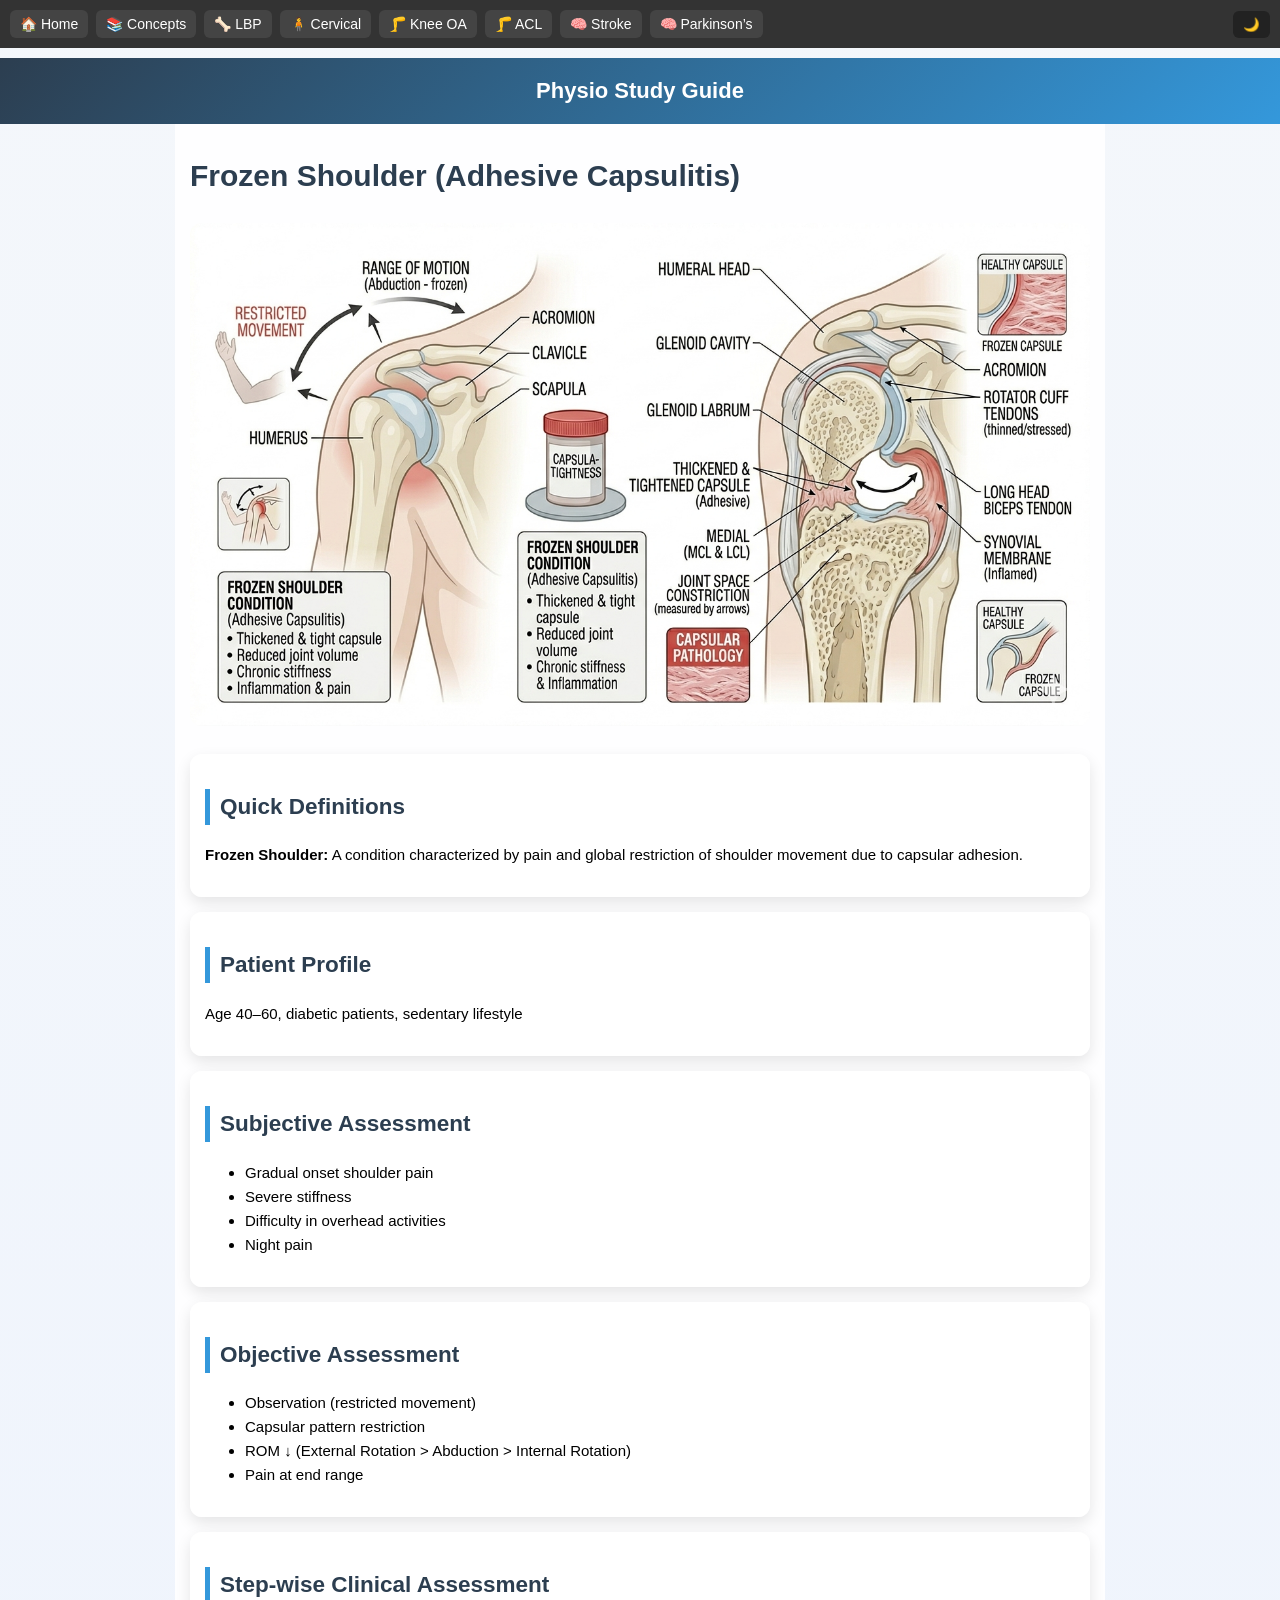
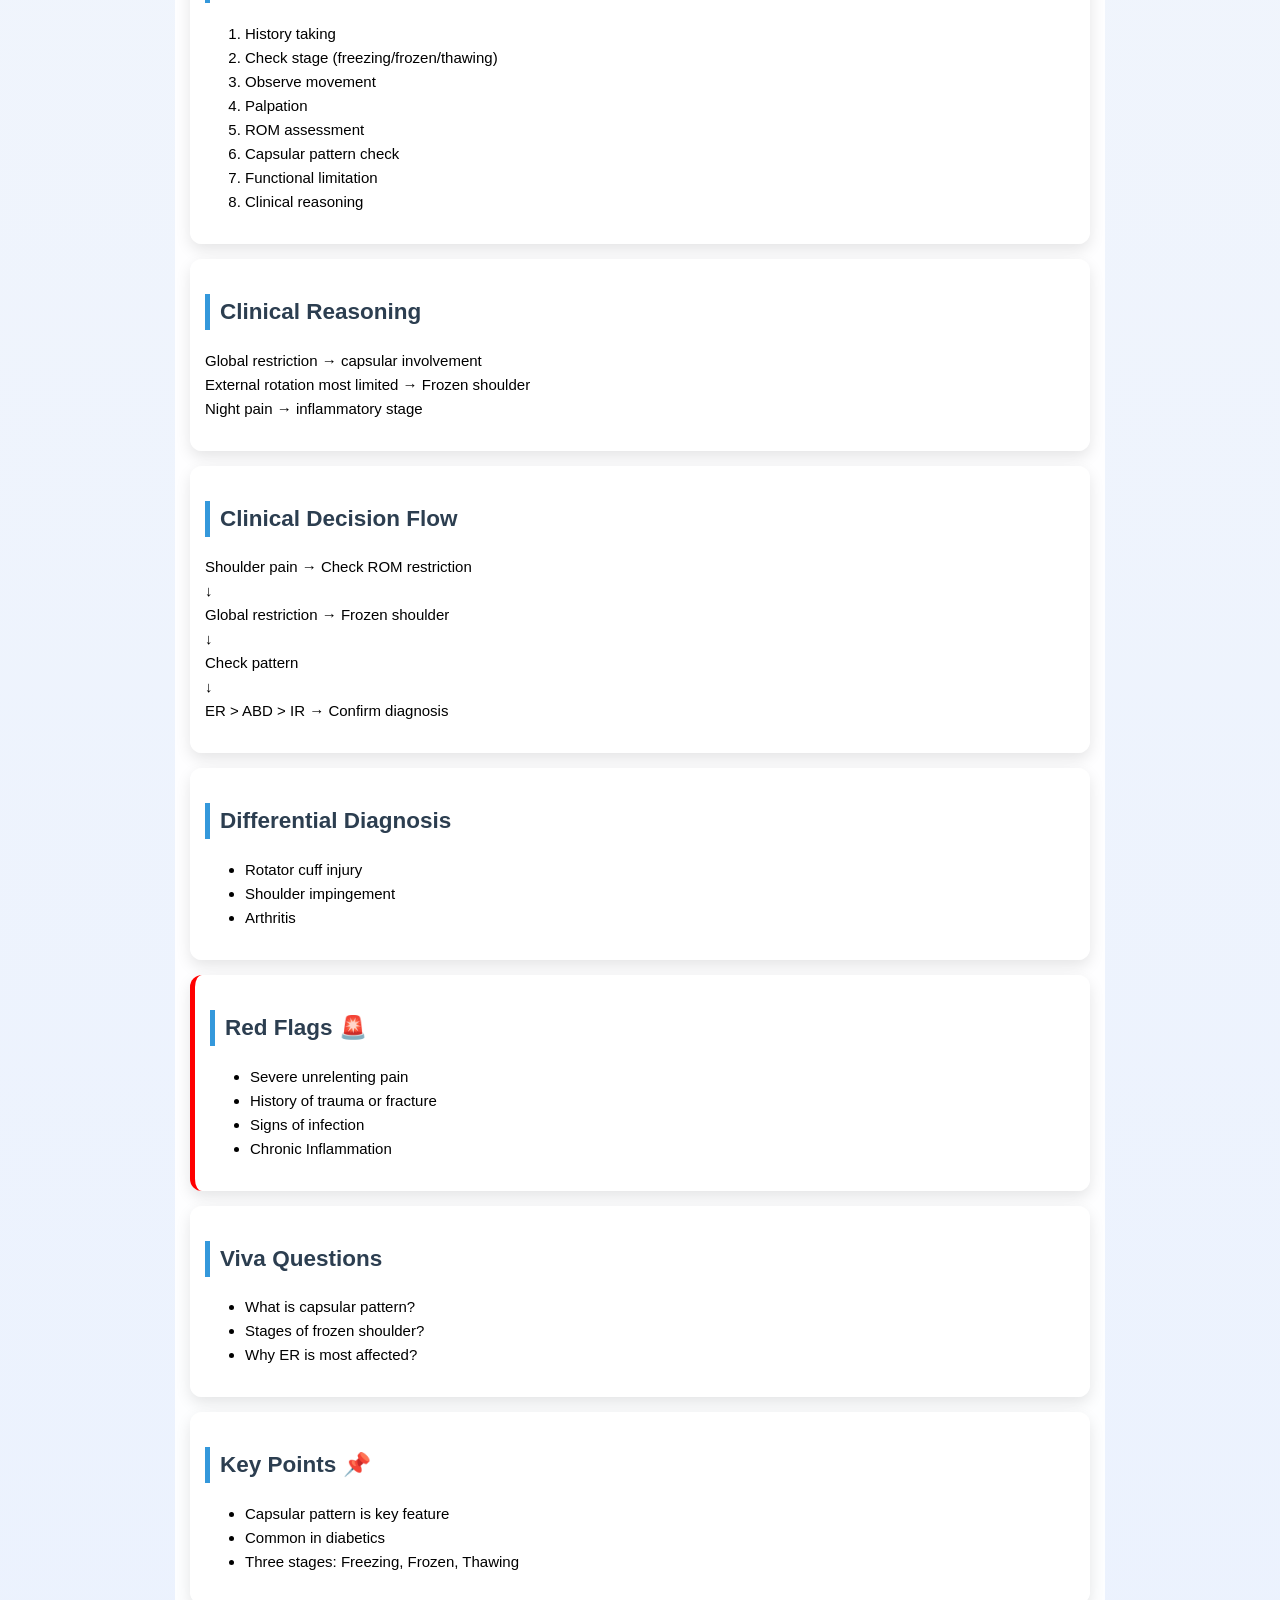
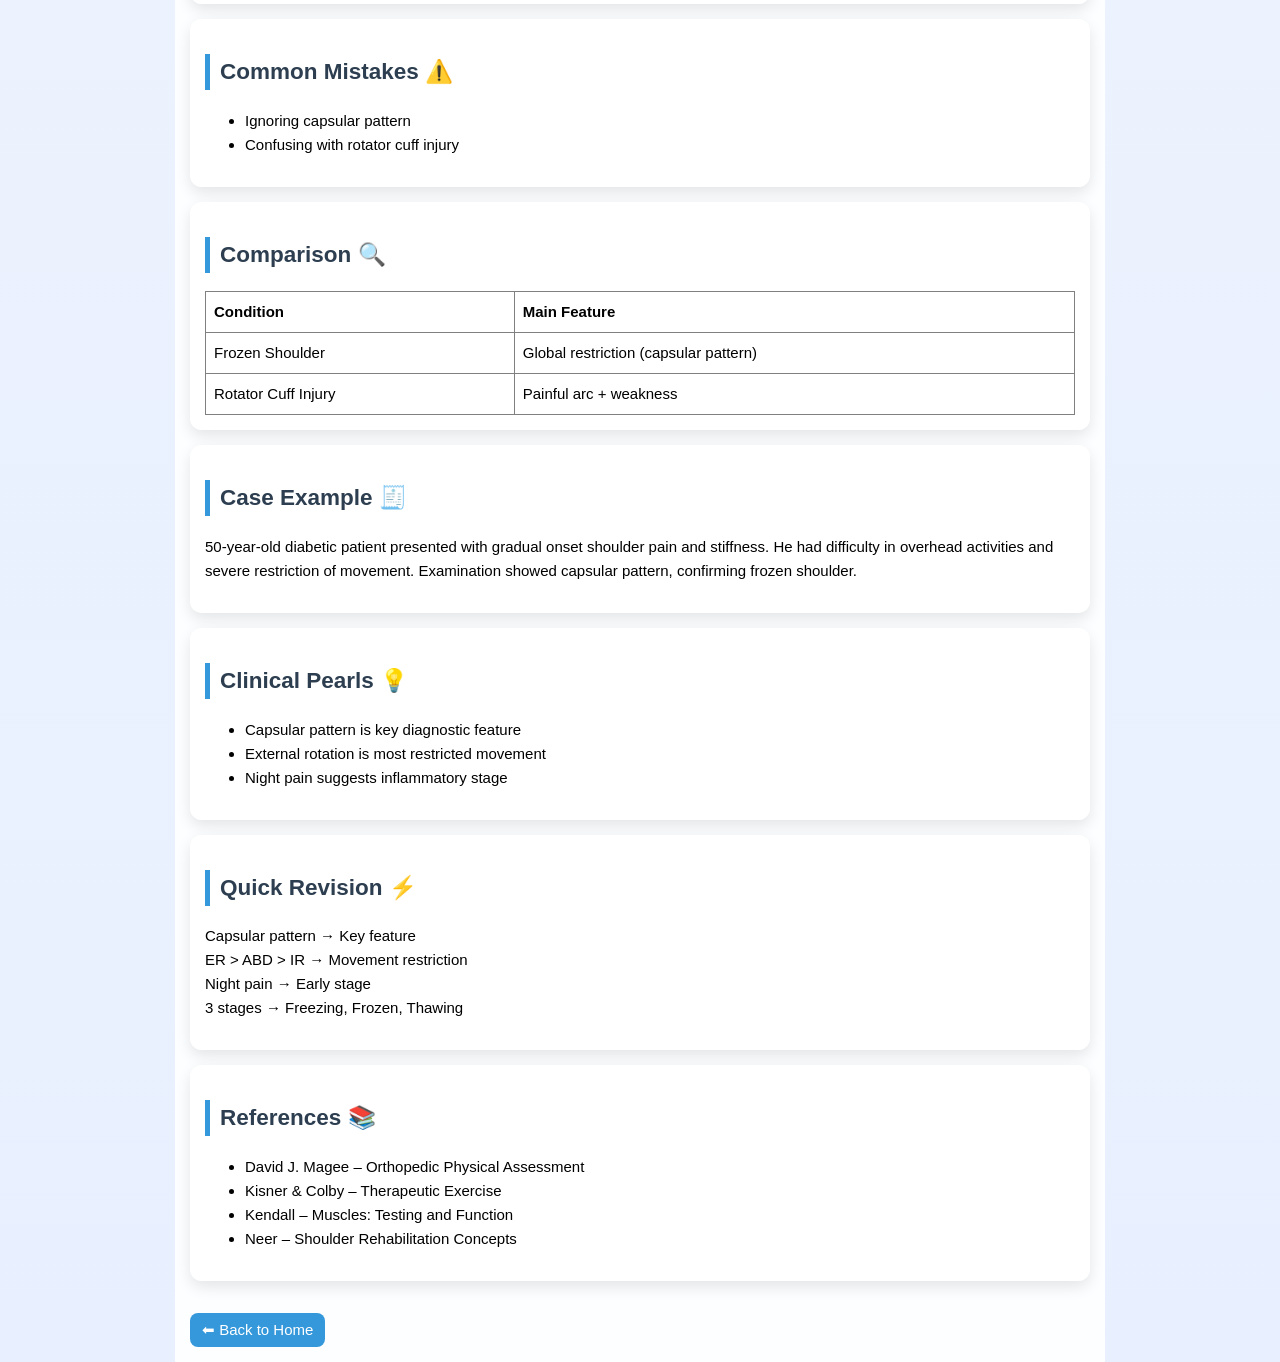
<file: frozen-shoulder.html>
<!DOCTYPE html>
<html>
<head>
    <title>Frozen Shoulder Assessment</title>
    <link rel="stylesheet" href="style.css">
</head>
<body>
   <div class="navbar">
    <a href="index.html">🏠 Home</a>
    <a href="clinical-concepts.html">📚 Concepts</a>
    <a href="low-back-pain.html">🦴 LBP</a>
    <a href="cervical-spondylosis.html">🧍 Cervical</a>
    <a href="knee-osteoarthritis.html">🦵 Knee OA</a>
    <a href="acl-injury.html">🦵 ACL</a>
    <a href="stroke.html">🧠 Stroke</a>
    <a href="parkinsons.html">🧠 Parkinson’s</a>

    <button onclick="toggleDarkMode()" class="dark-btn">🌙</button>
</div>
 


<div class="header">
    Physio Study Guide
</div>

<div class="container">

<h1>Frozen Shoulder (Adhesive Capsulitis)</h1>


<img src="images/shoulder.png" alt="Frozen Shoulder Diagram">

<div class="card">
<h2>Quick Definitions </h2>
<p>
<b>Frozen Shoulder:</b> A condition characterized by pain and global restriction of shoulder movement due to capsular adhesion.
</p>
</div>

<div class="card">
<h2>Patient Profile</h2>
<p>Age 40–60, diabetic patients, sedentary lifestyle</p>
</div>

<div class="card">
<h2>Subjective Assessment</h2>
<ul>
<li>Gradual onset shoulder pain</li>
<li>Severe stiffness</li>
<li>Difficulty in overhead activities</li>
<li>Night pain</li>
</ul>
</div>

<div class="card">
<h2>Objective Assessment</h2>
<ul>
<li>Observation (restricted movement)</li>
<li>Capsular pattern restriction</li>
<li>ROM ↓ (External Rotation > Abduction > Internal Rotation)</li>
<li>Pain at end range</li>
</ul>
</div>

<div class="card">
<h2>Step-wise Clinical Assessment</h2>
<ol>
<li>History taking</li>
<li>Check stage (freezing/frozen/thawing)</li>
<li>Observe movement</li>
<li>Palpation</li>
<li>ROM assessment</li>
<li>Capsular pattern check</li>
<li>Functional limitation</li>
<li>Clinical reasoning</li>
</ol>
</div>

<div class="card">
<h2>Clinical Reasoning</h2>
<p>
Global restriction → capsular involvement<br>
External rotation most limited → Frozen shoulder<br>
Night pain → inflammatory stage
</p>
</div>

<div class="card">
<h2>Clinical Decision Flow</h2>
<p>
Shoulder pain → Check ROM restriction<br>
↓<br>
Global restriction → Frozen shoulder<br>
↓<br>
Check pattern<br>
↓<br>
ER > ABD > IR → Confirm diagnosis
</p>
</div>

<div class="card">
<h2>Differential Diagnosis</h2>
<ul>
<li>Rotator cuff injury</li>
<li>Shoulder impingement</li>
<li>Arthritis</li>
</ul>
</div>


<div class="card" style="border-left: 5px solid red;">
<h2>Red Flags 🚨</h2>
<ul>
<li>Severe unrelenting pain</li>
<li>History of trauma or fracture</li>
<li>Signs of infection</li>
<li>Chronic Inflammation</li>
</ul>
</div>


<div class="card">
<h2>Viva Questions</h2>
<ul>
<li>What is capsular pattern?</li>
<li>Stages of frozen shoulder?</li>
<li>Why ER is most affected?</li>
</ul>
</div>

<div class="card">
<h2>Key Points 📌</h2>
<ul>
<li>Capsular pattern is key feature</li>
<li>Common in diabetics</li>
<li>Three stages: Freezing, Frozen, Thawing</li>
</ul>
</div>

<div class="card">
<h2>Common Mistakes ⚠️</h2>
<ul>
<li>Ignoring capsular pattern</li>
<li>Confusing with rotator cuff injury</li>
</ul>
</div>

<div class="card">
<h2>Comparison 🔍</h2>

<table border="1" width="100%">
<tr>
<th>Condition</th>
<th>Main Feature</th>
</tr>

<tr>
<td><span class="highlight">Frozen Shoulder</span></td>
<td>Global restriction (capsular pattern)</td>
</tr>

<tr>
<td><span class="highlight">Rotator Cuff Injury</span></td>
<td>Painful arc + weakness</td>
</tr>

</table>
</div>

<div class="card">
<h2>Case Example 🧾</h2>
<p>
50-year-old diabetic patient presented with gradual onset shoulder pain and stiffness.
He had difficulty in overhead activities and severe <span class="highlight">restriction of movement</span>.
Examination showed <span class="highlight">capsular pattern</span>, confirming frozen shoulder.
</p>
</div>

<div class="card">
<h2>Clinical Pearls 💡</h2>
<ul>
<li><span class="highlight">Capsular pattern</span> is key diagnostic feature</li>
<li><span class="highlight">External rotation</span> is most restricted movement</li>
<li><span class="highlight">Night pain</span> suggests inflammatory stage</li>
</ul>
</div>

<div class="card">
<h2>Quick Revision ⚡</h2>
<p>
<span class="highlight">Capsular pattern</span> → Key feature<br>
<span class="highlight">ER > ABD > IR</span> → Movement restriction<br>
<span class="highlight">Night pain</span> → Early stage<br>
<span class="highlight">3 stages</span> → Freezing, Frozen, Thawing
</p>
</div>

<div class="card">
<h2>References 📚</h2>
<ul>
<li>David J. Magee – Orthopedic Physical Assessment</li>
<li>Kisner & Colby – Therapeutic Exercise</li>
<li>Kendall – Muscles: Testing and Function</li>
<li>Neer – Shoulder Rehabilitation Concepts</li>
</ul>
</div>


<br>
<a href="index.html">⬅ Back to Home</a>

</div>

<script>
function toggleDarkMode() {
    document.body.classList.toggle("dark-mode");
}
</script>

<script>
function toggleDarkMode() {
    document.body.classList.toggle("dark-mode");
    localStorage.setItem("darkMode", document.body.classList.contains("dark-mode"));
}

window.onload = function() {
    if (localStorage.getItem("darkMode") === "true") {
        document.body.classList.add("dark-mode");
    }
}
</script>


</body>
</html>
</file>
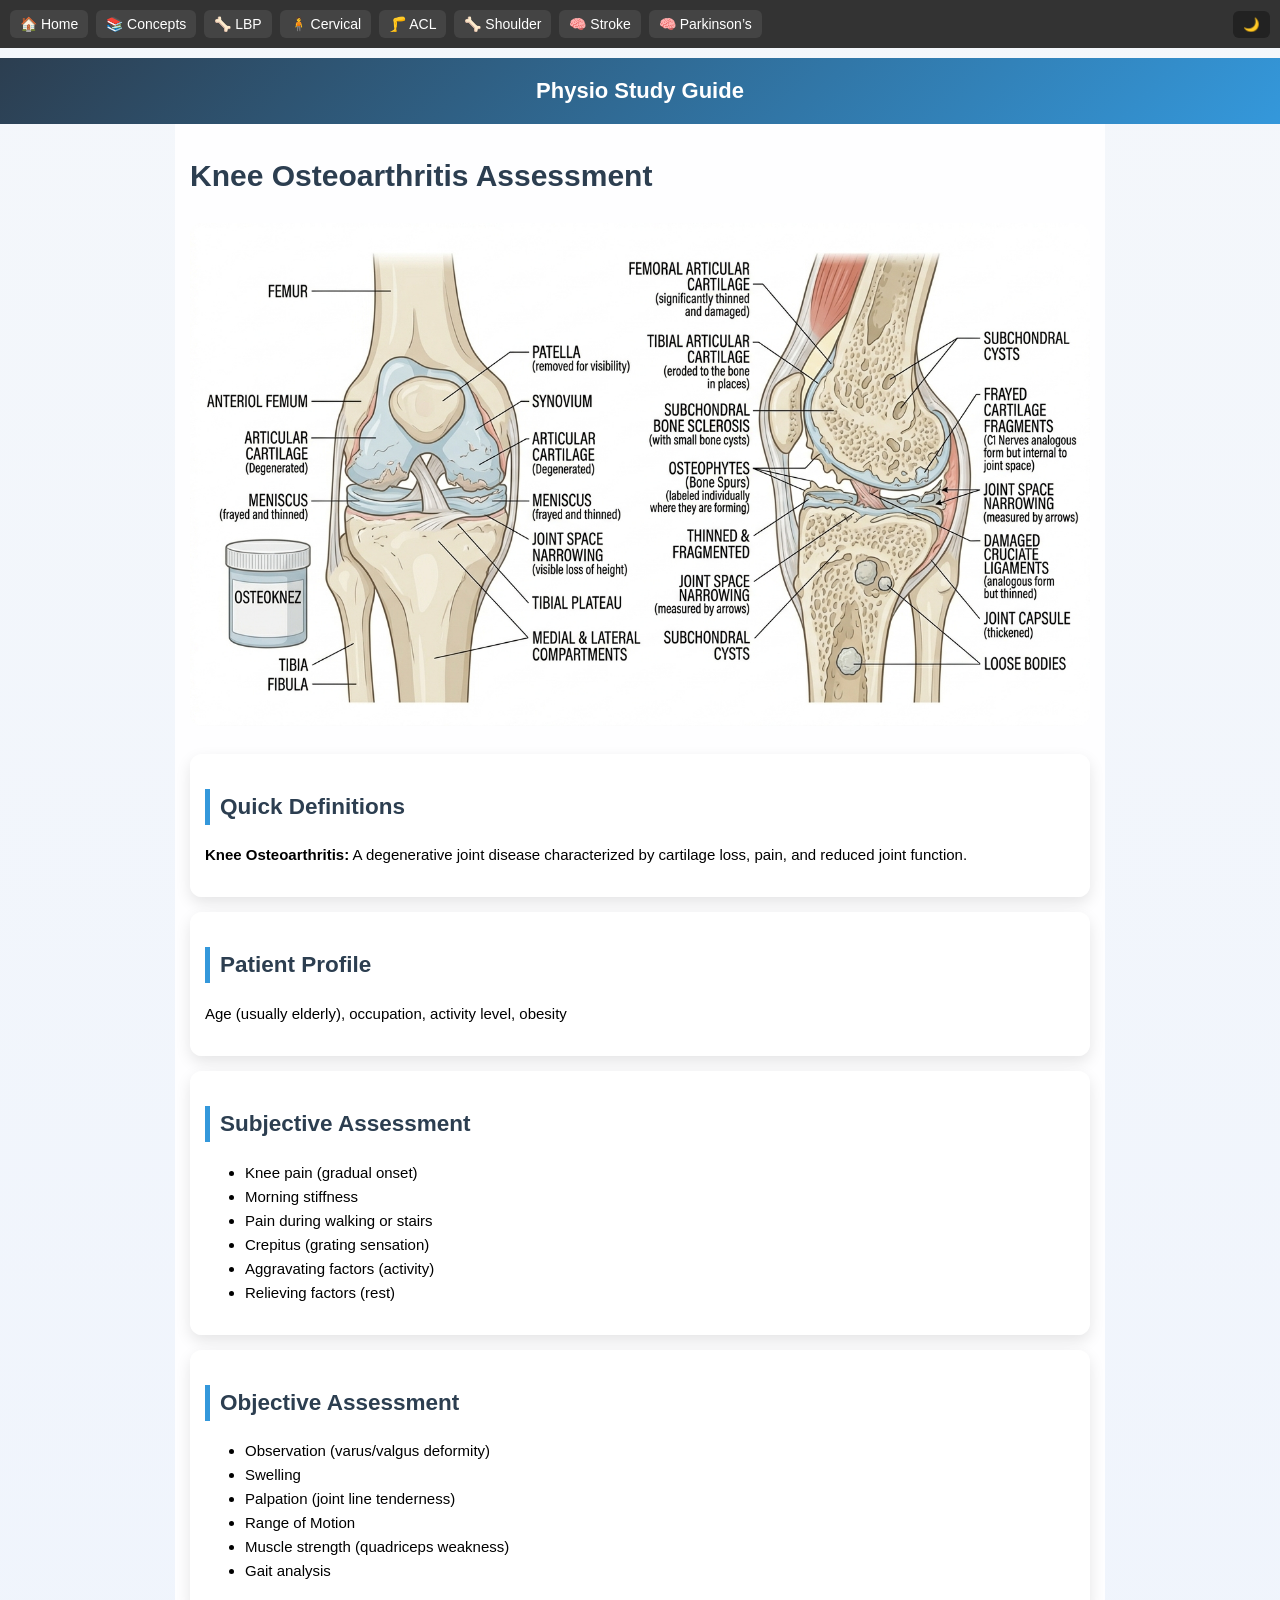
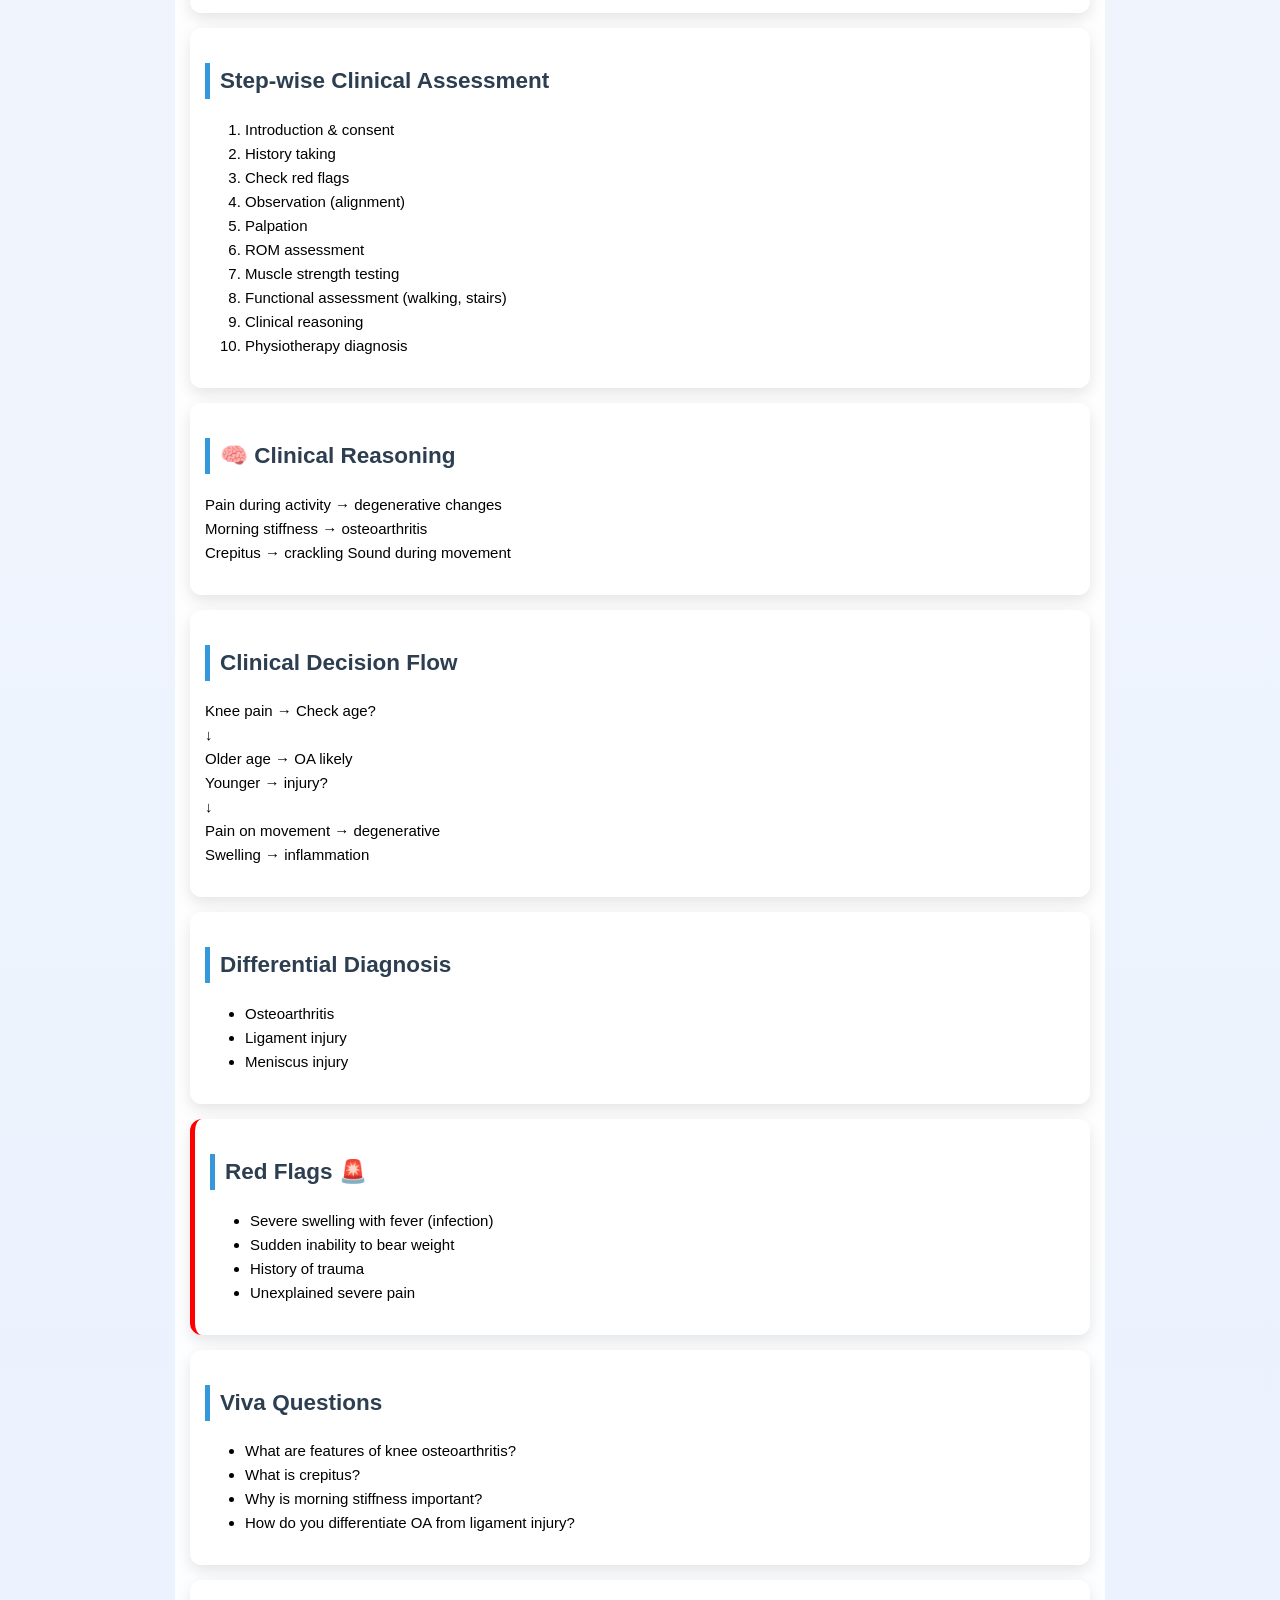
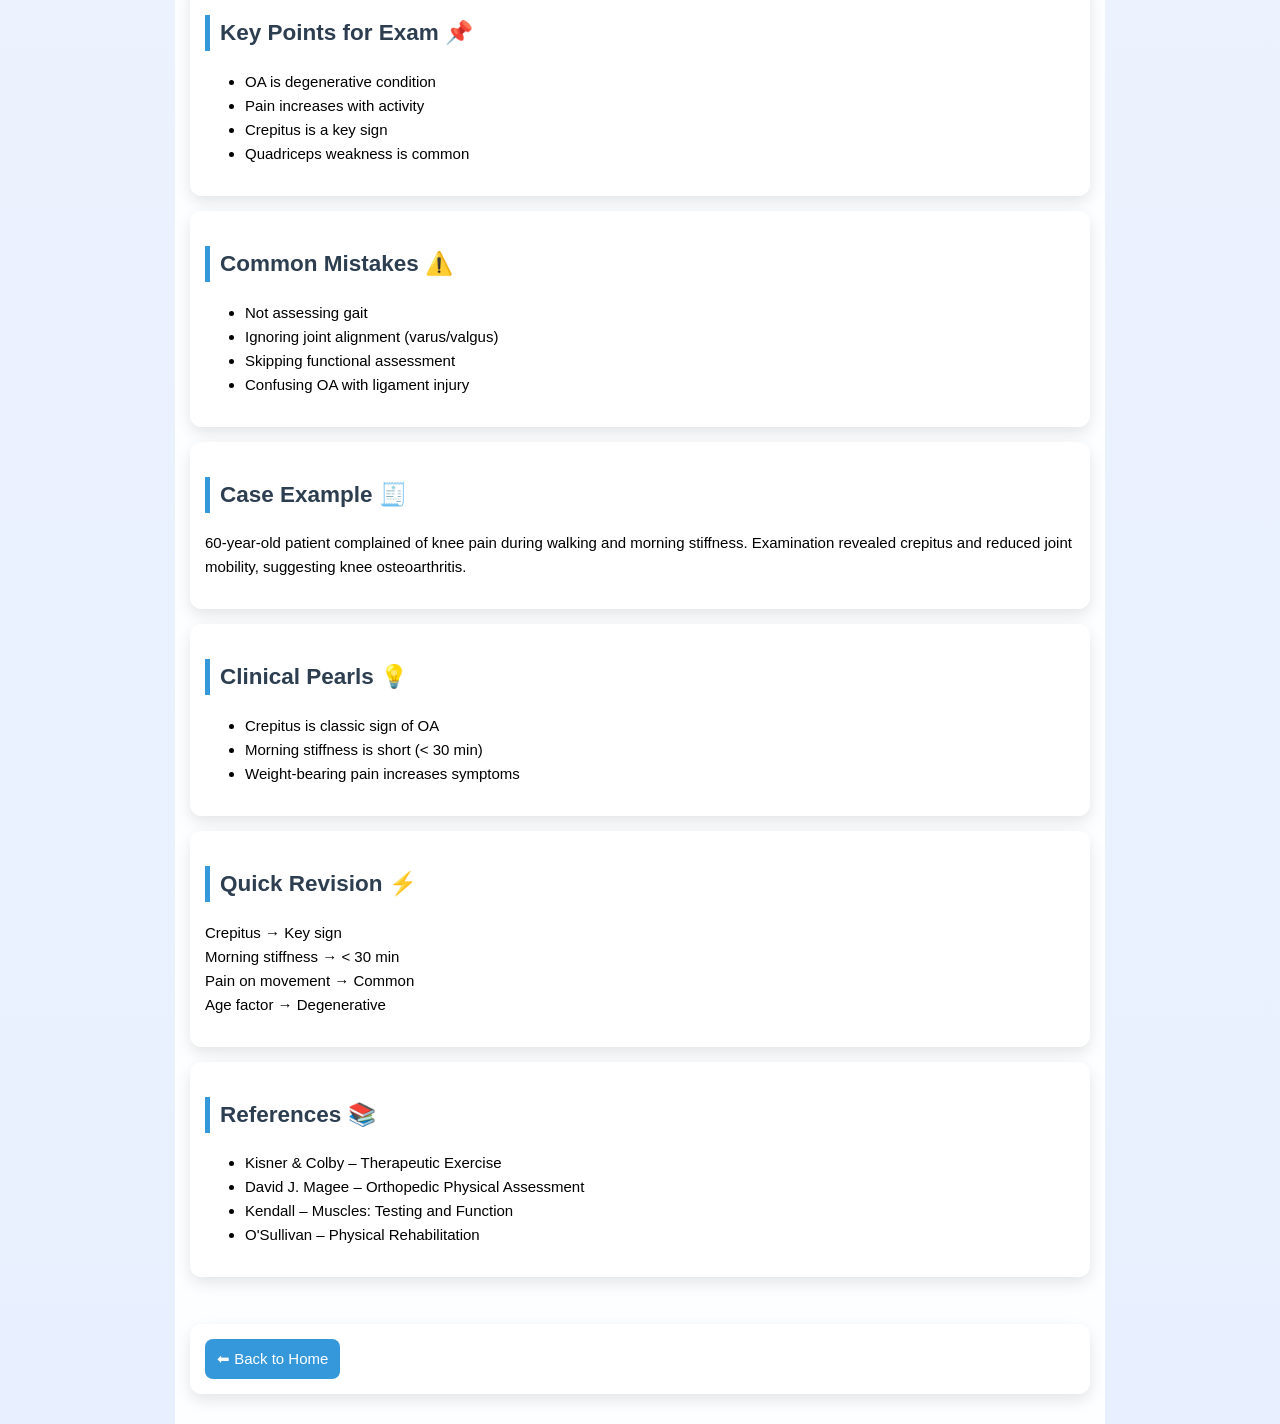
<file: knee-osteoarthritis.html>
<!DOCTYPE html>
<html>
<head>
    <title>Knee Osteoarthritis Assessment</title>
    <link rel="stylesheet" href="style.css">
</head>
<body>
   <div class="navbar">
    <a href="index.html">🏠 Home</a>
    <a href="clinical-concepts.html">📚 Concepts</a>
    <a href="low-back-pain.html">🦴 LBP</a>
    <a href="cervical-spondylosis.html">🧍 Cervical</a>
    <a href="acl-injury.html">🦵 ACL</a>
    <a href="frozen-shoulder.html">🦴 Shoulder</a>
    <a href="stroke.html">🧠 Stroke</a>
    <a href="parkinsons.html">🧠 Parkinson’s</a>

    <button onclick="toggleDarkMode()" class="dark-btn">🌙</button>
</div>
   

<div class="header">
    Physio Study Guide
</div>

<div class="container">

<h1>Knee Osteoarthritis Assessment</h1>


<img src="images/knee.png" alt="Knee Osteoarthritis Diagram">

<div class="card">
<h2>Quick Definitions </h2>
<p>
<b>Knee Osteoarthritis:</b> A degenerative joint disease characterized by cartilage loss, pain, and reduced joint function.
</p>
</div>

<div class="card">
<h2>Patient Profile</h2>
<p>Age (usually elderly), occupation, activity level, obesity</p>
</div>

<div class="card">
<h2>Subjective Assessment</h2>
<ul>
<li>Knee pain (gradual onset)</li>
<li>Morning stiffness</li>
<li>Pain during walking or stairs</li>
<li>Crepitus (grating sensation)</li>
<li>Aggravating factors (activity)</li>
<li>Relieving factors (rest)</li>
</ul>
</div>

<div class="card">
<h2>Objective Assessment</h2>
<ul>
<li>Observation (varus/valgus deformity)</li>
<li>Swelling</li>
<li>Palpation (joint line tenderness)</li>
<li>Range of Motion</li>
<li>Muscle strength (quadriceps weakness)</li>
<li>Gait analysis</li>
</ul>
</div>

<div class="card">
<h2>Step-wise Clinical Assessment</h2>
<ol>
<li>Introduction & consent</li>
<li>History taking</li>
<li>Check red flags</li>
<li>Observation (alignment)</li>
<li>Palpation</li>
<li>ROM assessment</li>
<li>Muscle strength testing</li>
<li>Functional assessment (walking, stairs)</li>
<li>Clinical reasoning</li>
<li>Physiotherapy diagnosis</li>
</ol>
</div>

<div class="card">
<h2>🧠 Clinical Reasoning</h2>
<p>
Pain during activity → degenerative changes<br>
Morning stiffness → osteoarthritis<br>
Crepitus → crackling Sound during movement
</p>
</div>

<div class="card">
<h2>Clinical Decision Flow</h2>
<p>
Knee pain → Check age?<br>
↓<br>
Older age → OA likely<br>
Younger → injury?<br>
↓<br>
Pain on movement → degenerative<br>
Swelling → inflammation
</p>
</div>

<div class="card">
<h2>Differential Diagnosis</h2>
<ul>
<li>Osteoarthritis</li>
<li>Ligament injury</li>
<li>Meniscus injury</li>
</ul>
</div>


<div class="card" style="border-left: 5px solid red;">
<h2>Red Flags 🚨</h2>
<ul>
<li>Severe swelling with fever (infection)</li>
<li>Sudden inability to bear weight</li>
<li>History of trauma</li>
<li>Unexplained severe pain</li>
</ul>
</div>


<div class="card">
<h2>Viva Questions</h2>
<ul>
<li>What are features of knee osteoarthritis?</li>
<li>What is crepitus?</li>
<li>Why is morning stiffness important?</li>
<li>How do you differentiate OA from ligament injury?</li>
</ul>
</div>

<div class="card">
<h2>Key Points for Exam 📌</h2>
<ul>
<li>OA is degenerative condition</li>
<li>Pain increases with activity</li>
<li>Crepitus is a key sign</li>
<li>Quadriceps weakness is common</li>
</ul>
</div>

<div class="card">
<h2>Common Mistakes ⚠️</h2>
<ul>
<li>Not assessing gait</li>
<li>Ignoring joint alignment (varus/valgus)</li>
<li>Skipping functional assessment</li>
<li>Confusing OA with ligament injury</li>
</ul>
</div>


<div class="card">
<h2>Case Example 🧾</h2>
<p>
60-year-old patient complained of knee pain during walking and
<span class="highlight">morning stiffness</span>. Examination revealed
<span class="highlight">crepitus</span> and reduced joint mobility,
suggesting knee osteoarthritis.
</p>
</div>

<div class="card">
<h2>Clinical Pearls 💡</h2>
<ul>
<li><span class="highlight">Crepitus</span> is classic sign of OA</li>
<li><span class="highlight">Morning stiffness</span> is short (< 30 min)</li>
<li><span class="highlight">Weight-bearing pain</span> increases symptoms</li>
</ul>
</div>


<div class="card">
<h2>Quick Revision ⚡</h2>
<p>
<span class="highlight">Crepitus</span> → Key sign<br>
<span class="highlight">Morning stiffness</span> → < 30 min<br>
<span class="highlight">Pain on movement</span> → Common<br>
<span class="highlight">Age factor</span> → Degenerative
</p>
</div>

<div class="card">
<h2>References 📚</h2>
<ul>
<li>Kisner & Colby – Therapeutic Exercise</li>
<li>David J. Magee – Orthopedic Physical Assessment</li>
<li>Kendall – Muscles: Testing and Function</li>
<li>O'Sullivan – Physical Rehabilitation</li>
</ul>
</div>


<br>
<div class="card">
<a href="index.html">⬅ Back to Home</a>
</div>

</div>

<script>
function toggleDarkMode() {
    document.body.classList.toggle("dark-mode");
}
</script>

<script>
function toggleDarkMode() {
    document.body.classList.toggle("dark-mode");
    localStorage.setItem("darkMode", document.body.classList.contains("dark-mode"));
}

window.onload = function() {
    if (localStorage.getItem("darkMode") === "true") {
        document.body.classList.add("dark-mode");
    }
}
</script>


</body>
</html>
</file>
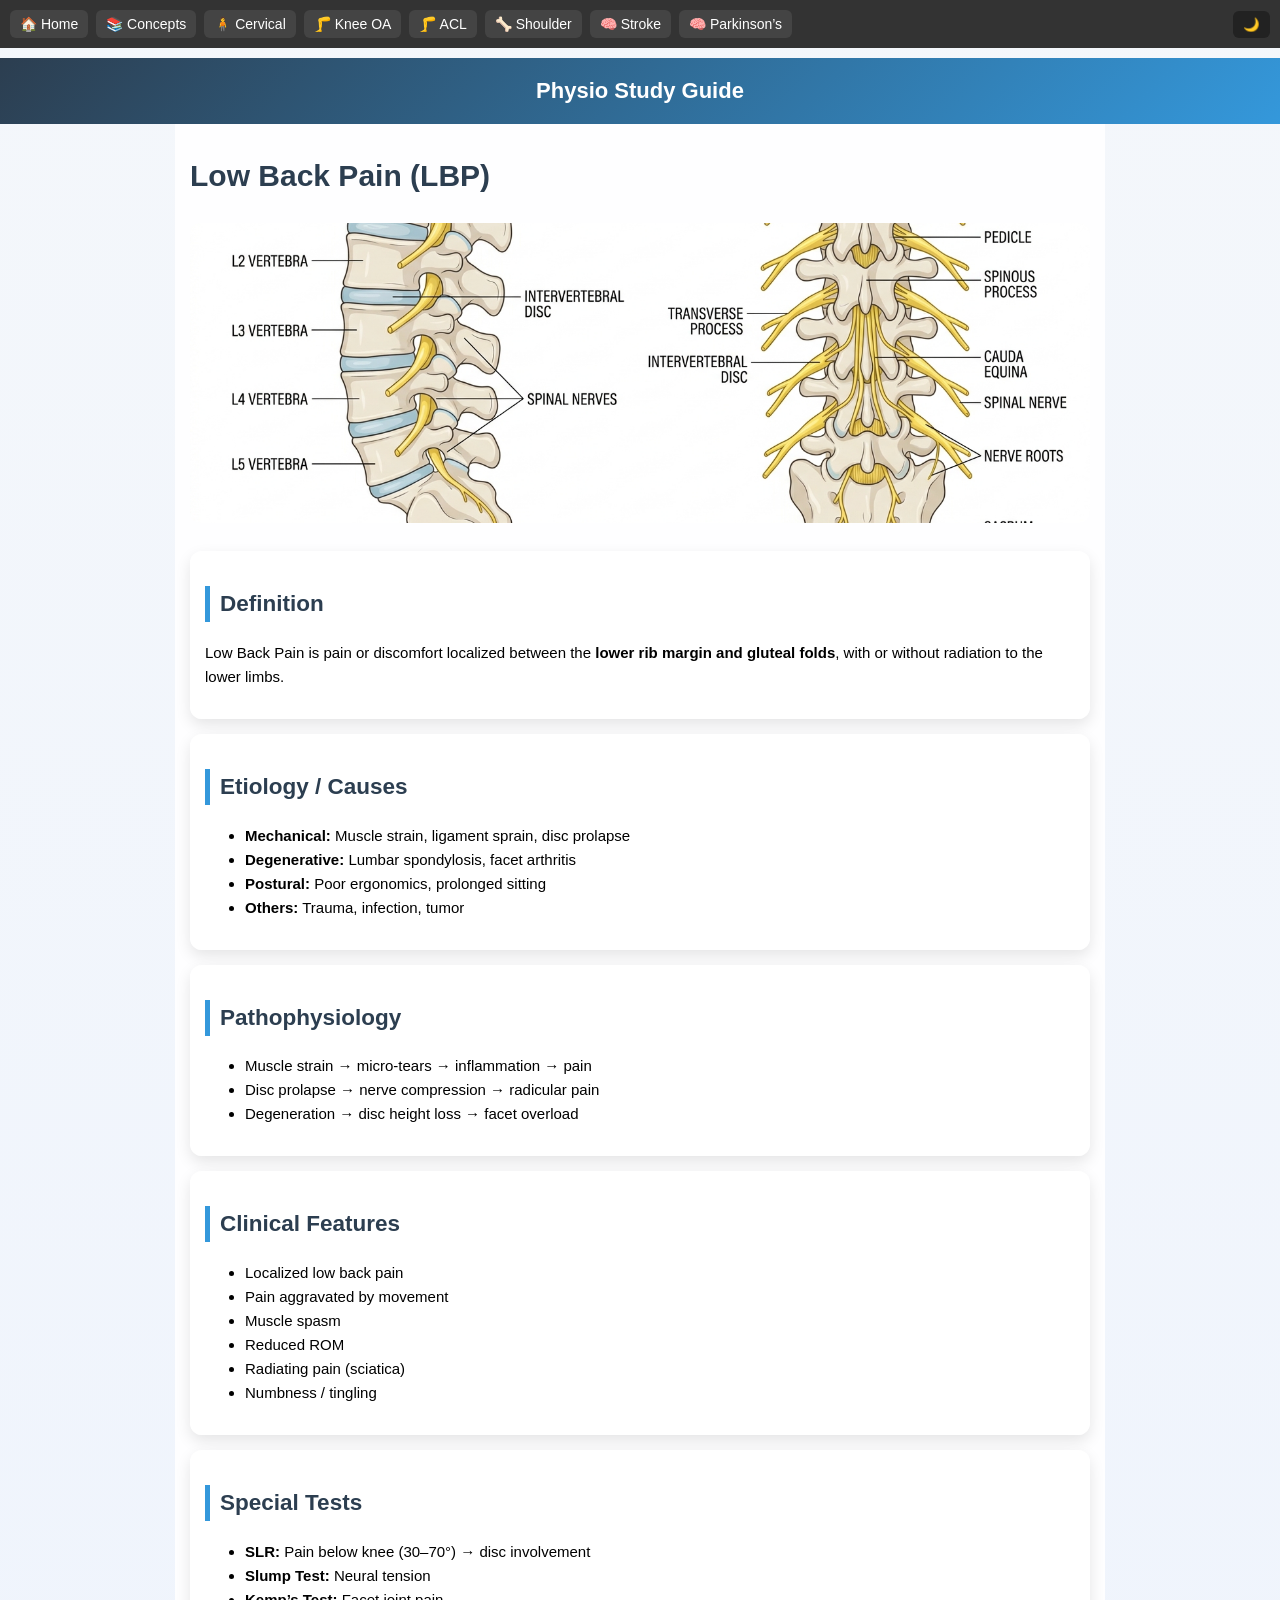
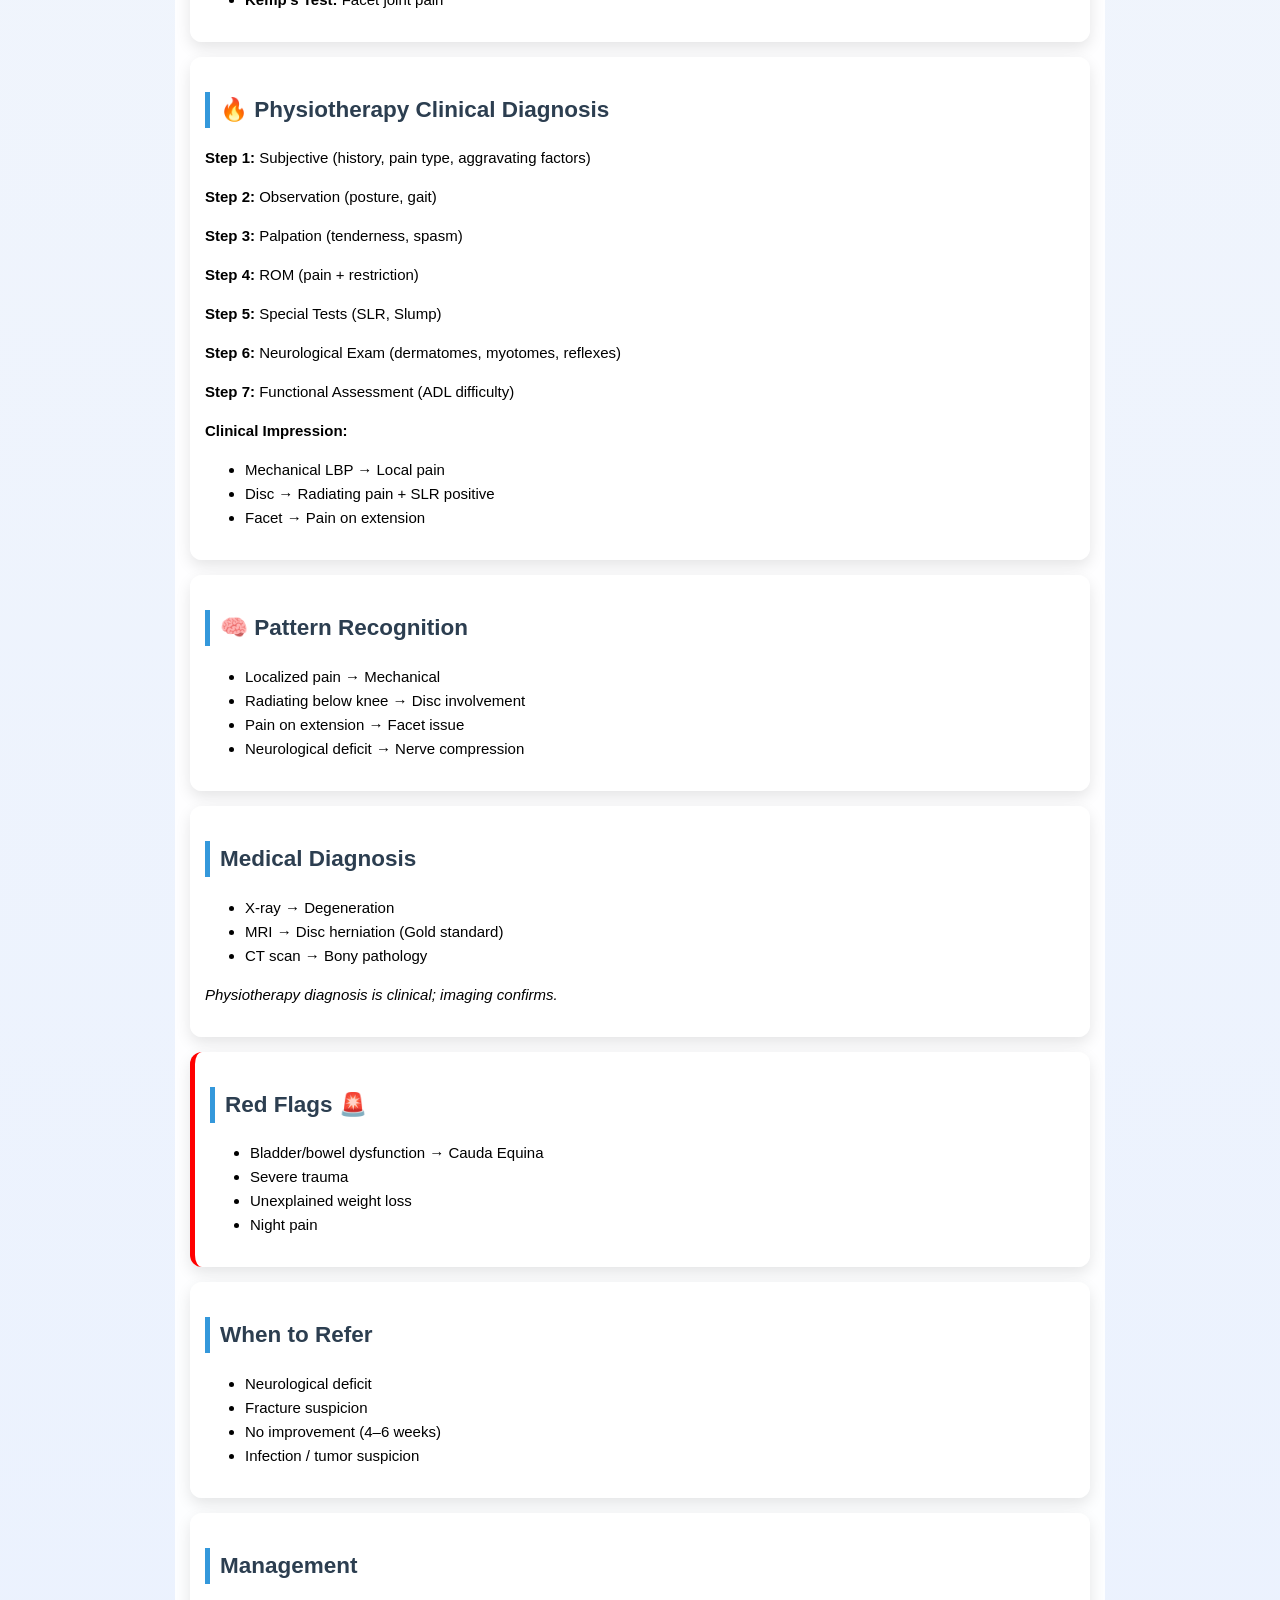
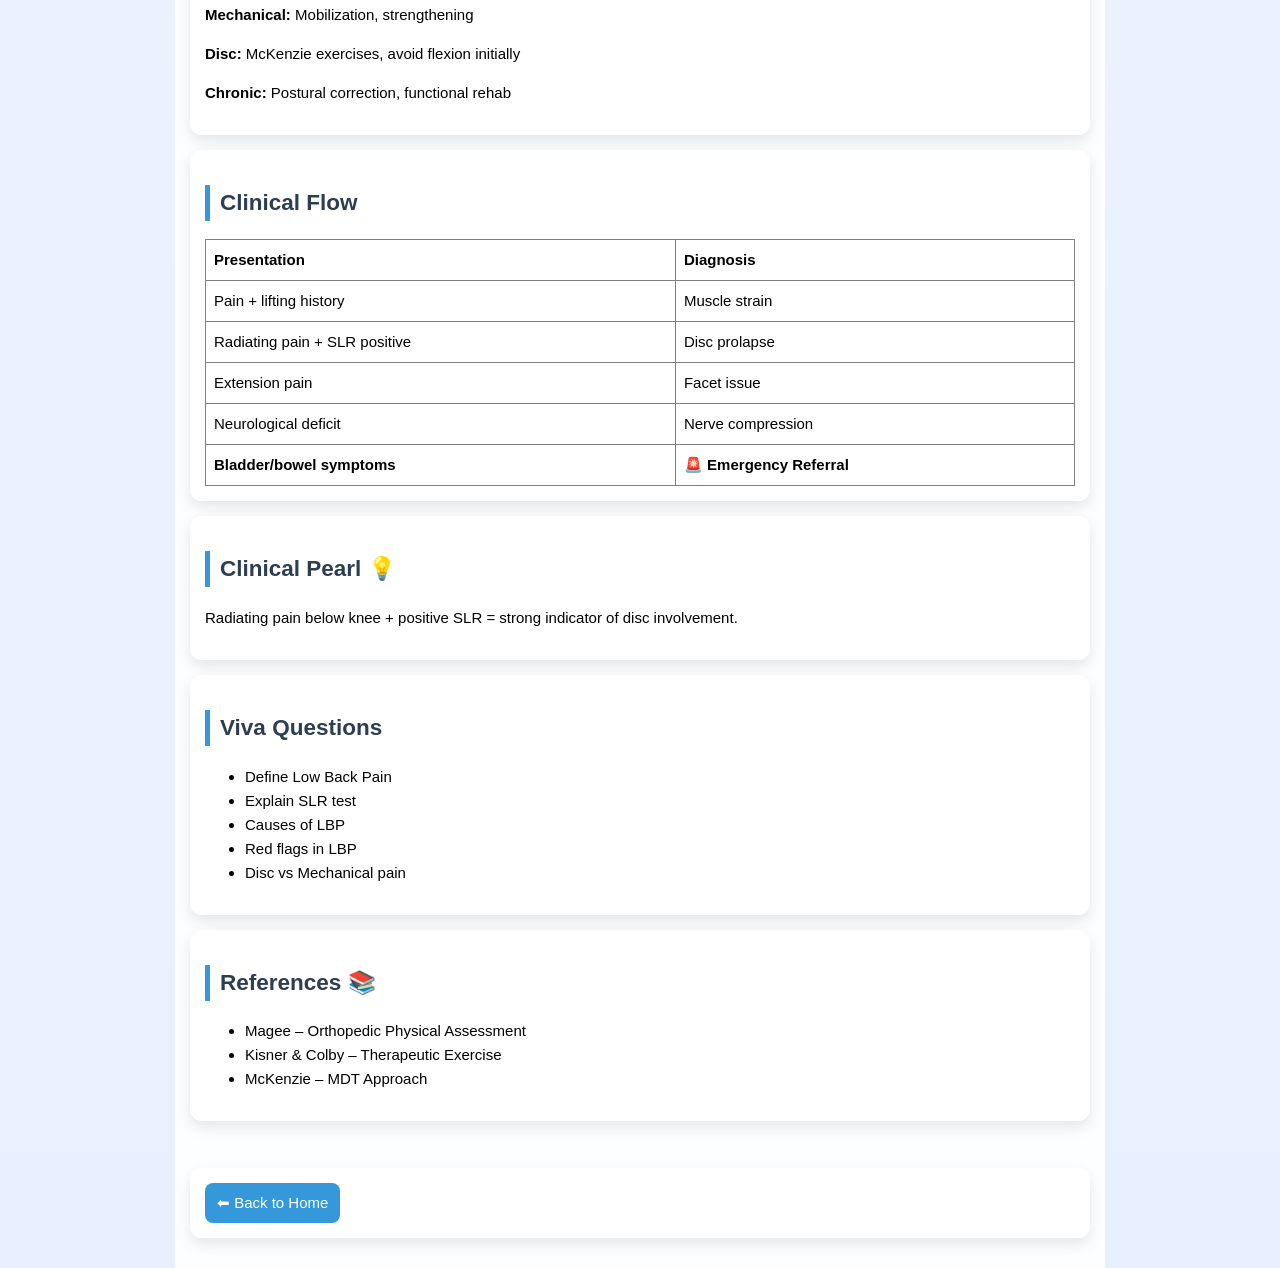
<file: low-back-pain.html>
<!DOCTYPE html><html lang="en">
<head>
    <meta charset="UTF-8">
    <meta name="viewport" content="width=device-width, initial-scale=1.0">
    <title>Low Back Pain | Physio Study Guide</title>
    <link rel="stylesheet" href="style.css">
</head><body><!-- NAVBAR --><div class="navbar">
    <a href="index.html">🏠 Home</a>
    <a href="clinical-concepts.html">📚 Concepts</a>
    <a href="cervical-spondylosis.html">🧍 Cervical</a>
    <a href="knee-osteoarthritis.html">🦵 Knee OA</a>
    <a href="acl-injury.html">🦵 ACL</a>
    <a href="frozen-shoulder.html">🦴 Shoulder</a>
    <a href="stroke.html">🧠 Stroke</a>
    <a href="parkinsons.html">🧠 Parkinson’s</a>
    <button onclick="toggleDarkMode()" class="dark-btn">🌙</button>
</div><!-- HEADER --><div class="header">
    Physio Study Guide
</div><!-- MAIN CONTAINER --><div class="container"><h1>Low Back Pain (LBP)</h1><img src="images/back.png" alt="Low Back Pain Diagram" style="width:100%; height:300px; object-fit:cover; border-radius:10px;"><!-- Definition --><div class="card">
<h2>Definition</h2>
<p>
Low Back Pain is pain or discomfort localized between the <b>lower rib margin and gluteal folds</b>, with or without radiation to the lower limbs.
</p>
</div><!-- Etiology --><div class="card">
<h2>Etiology / Causes</h2>
<ul>
<li><b>Mechanical:</b> Muscle strain, ligament sprain, disc prolapse</li>
<li><b>Degenerative:</b> Lumbar spondylosis, facet arthritis</li>
<li><b>Postural:</b> Poor ergonomics, prolonged sitting</li>
<li><b>Others:</b> Trauma, infection, tumor</li>
</ul>
</div><!-- Pathophysiology --><div class="card">
<h2>Pathophysiology</h2>
<ul>
<li>Muscle strain → micro-tears → inflammation → pain</li>
<li>Disc prolapse → nerve compression → radicular pain</li>
<li>Degeneration → disc height loss → facet overload</li>
</ul>
</div><!-- Clinical Features --><div class="card">
<h2>Clinical Features</h2>
<ul>
<li>Localized low back pain</li>
<li>Pain aggravated by movement</li>
<li>Muscle spasm</li>
<li>Reduced ROM</li>
<li>Radiating pain (sciatica)</li>
<li>Numbness / tingling</li>
</ul>
</div><!-- Special Tests --><div class="card">
<h2>Special Tests</h2>
<ul>
<li><b>SLR:</b> Pain below knee (30–70°) → disc involvement</li>
<li><b>Slump Test:</b> Neural tension</li>
<li><b>Kemp’s Test:</b> Facet joint pain</li>
</ul>
</div><!-- Physio Diagnosis --><div class="card">
<h2>🔥 Physiotherapy Clinical Diagnosis</h2><p><b>Step 1:</b> Subjective (history, pain type, aggravating factors)</p>
<p><b>Step 2:</b> Observation (posture, gait)</p>
<p><b>Step 3:</b> Palpation (tenderness, spasm)</p>
<p><b>Step 4:</b> ROM (pain + restriction)</p>
<p><b>Step 5:</b> Special Tests (SLR, Slump)</p>
<p><b>Step 6:</b> Neurological Exam (dermatomes, myotomes, reflexes)</p>
<p><b>Step 7:</b> Functional Assessment (ADL difficulty)</p><p><b>Clinical Impression:</b></p>
<ul>
<li>Mechanical LBP → Local pain</li>
<li>Disc → Radiating pain + SLR positive</li>
<li>Facet → Pain on extension</li>
</ul></div><!-- Pattern Recognition --><div class="card">
<h2>🧠 Pattern Recognition</h2>
<ul>
<li>Localized pain → Mechanical</li>
<li>Radiating below knee → Disc involvement</li>
<li>Pain on extension → Facet issue</li>
<li>Neurological deficit → Nerve compression</li>
</ul>
</div><!-- Medical Diagnosis --><div class="card">
<h2>Medical Diagnosis</h2>
<ul>
<li>X-ray → Degeneration</li>
<li>MRI → Disc herniation (Gold standard)</li>
<li>CT scan → Bony pathology</li>
</ul>
<p><i>Physiotherapy diagnosis is clinical; imaging confirms.</i></p>
</div><!-- Red Flags --><div class="card" style="border-left:5px solid red;">
<h2>Red Flags 🚨</h2>
<ul>
<li>Bladder/bowel dysfunction → Cauda Equina</li>
<li>Severe trauma</li>
<li>Unexplained weight loss</li>
<li>Night pain</li>
</ul>
</div><!-- Referral --><div class="card">
<h2>When to Refer</h2>
<ul>
<li>Neurological deficit</li>
<li>Fracture suspicion</li>
<li>No improvement (4–6 weeks)</li>
<li>Infection / tumor suspicion</li>
</ul>
</div><!-- Management --><div class="card">
<h2>Management</h2><p><b>Mechanical:</b> Mobilization, strengthening</p>
<p><b>Disc:</b> McKenzie exercises, avoid flexion initially</p>
<p><b>Chronic:</b> Postural correction, functional rehab</p></div><!-- Clinical Flow --><div class="card">
<h2>Clinical Flow</h2><table border="1" width="100%">
<tr>
<th>Presentation</th>
<th>Diagnosis</th>
</tr><tr>
<td>Pain + lifting history</td>
<td>Muscle strain</td>
</tr><tr>
<td>Radiating pain + SLR positive</td>
<td>Disc prolapse</td>
</tr><tr>
<td>Extension pain</td>
<td>Facet issue</td>
</tr><tr>
<td>Neurological deficit</td>
<td>Nerve compression</td>
</tr><tr>
<td><b>Bladder/bowel symptoms</b></td>
<td><b>🚨 Emergency Referral</b></td>
</tr></table></div><!-- Clinical Pearl --><div class="card">
<h2>Clinical Pearl 💡</h2>
<p>
Radiating pain below knee + positive SLR = strong indicator of disc involvement.
</p>
</div><!-- Viva --><div class="card">
<h2>Viva Questions</h2>
<ul>
<li>Define Low Back Pain</li>
<li>Explain SLR test</li>
<li>Causes of LBP</li>
<li>Red flags in LBP</li>
<li>Disc vs Mechanical pain</li>
</ul>
</div><!-- References --><div class="card">
<h2>References 📚</h2>
<ul>
<li>Magee – Orthopedic Physical Assessment</li>
<li>Kisner & Colby – Therapeutic Exercise</li>
<li>McKenzie – MDT Approach</li>
</ul>
</div><br><div class="card">
<a href="index.html">⬅ Back to Home</a>
</div></div><!-- DARK MODE SCRIPT --><script>
function toggleDarkMode() {
    document.body.classList.toggle("dark-mode");
    localStorage.setItem("darkMode", document.body.classList.contains("dark-mode"));
}

window.onload = function() {
    if (localStorage.getItem("darkMode") === "true") {
        document.body.classList.add("dark-mode");
    }
}
</script></body>
</html>
</file>
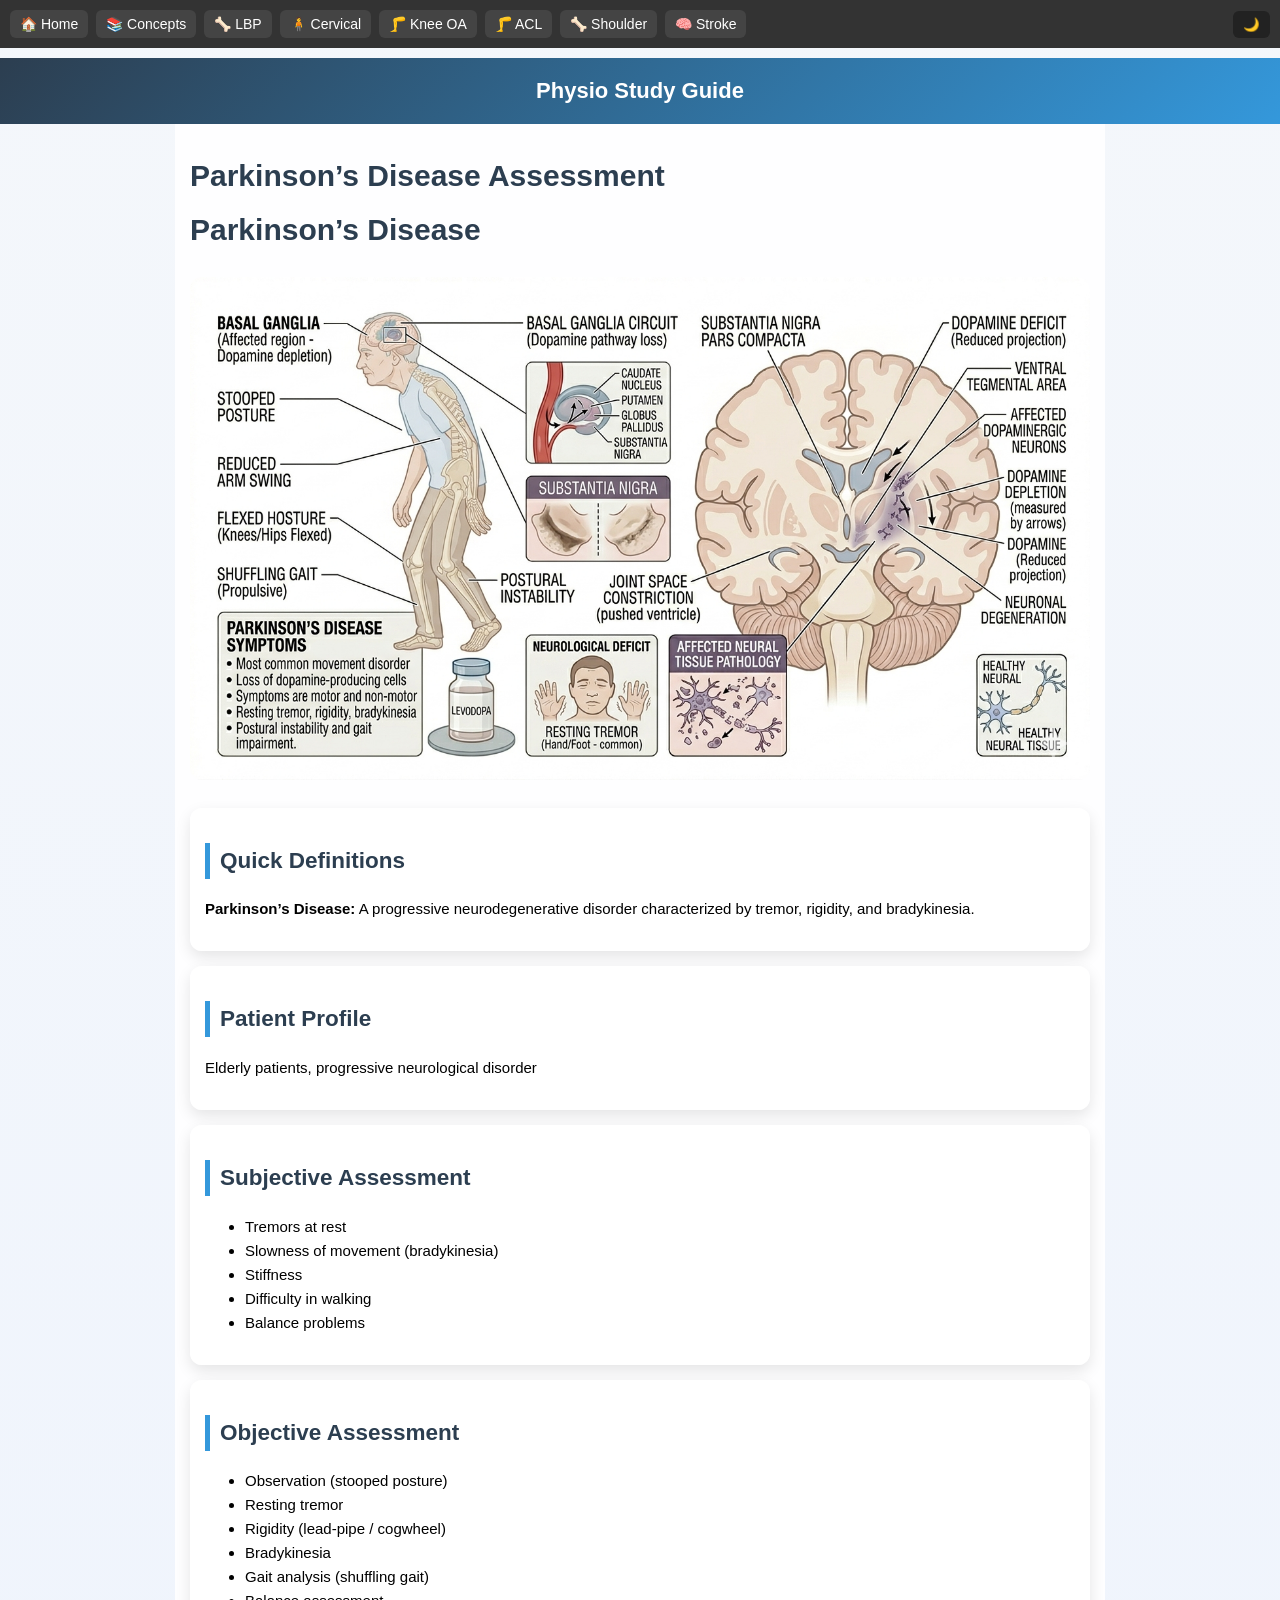
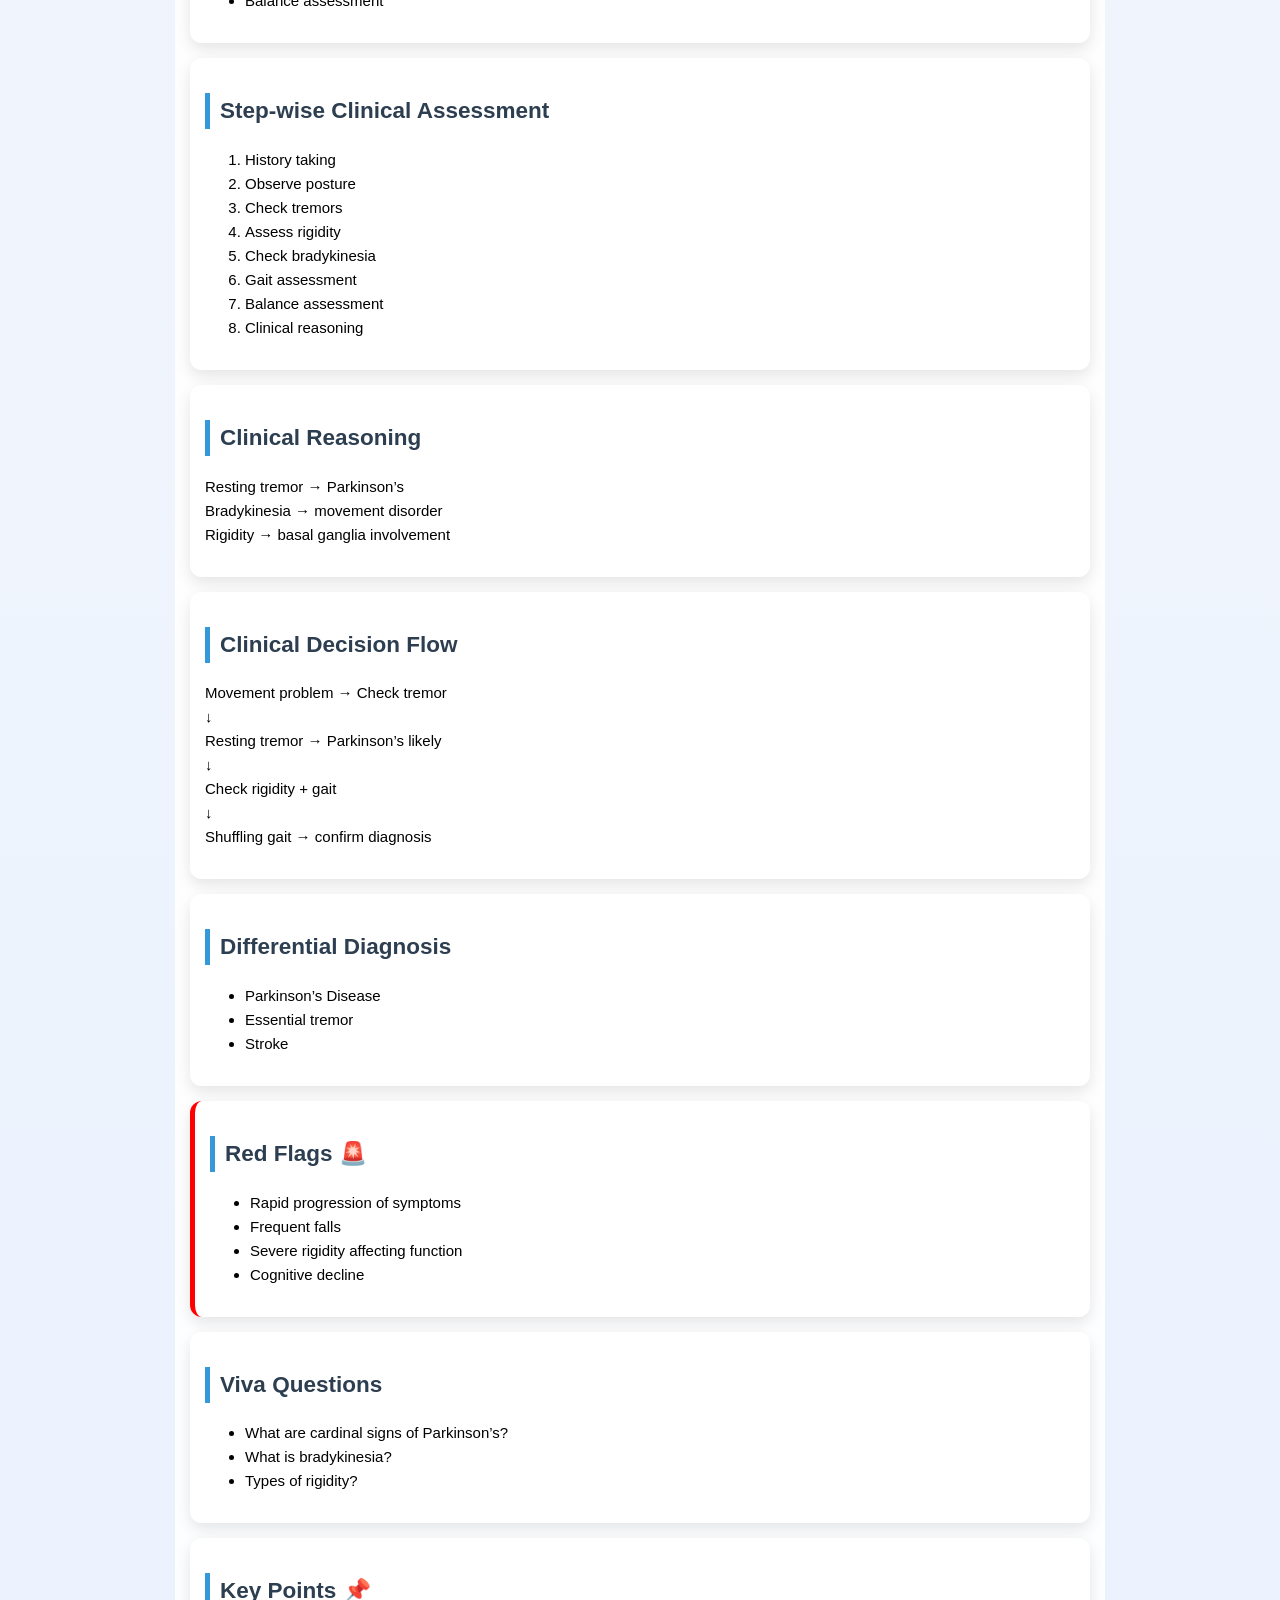
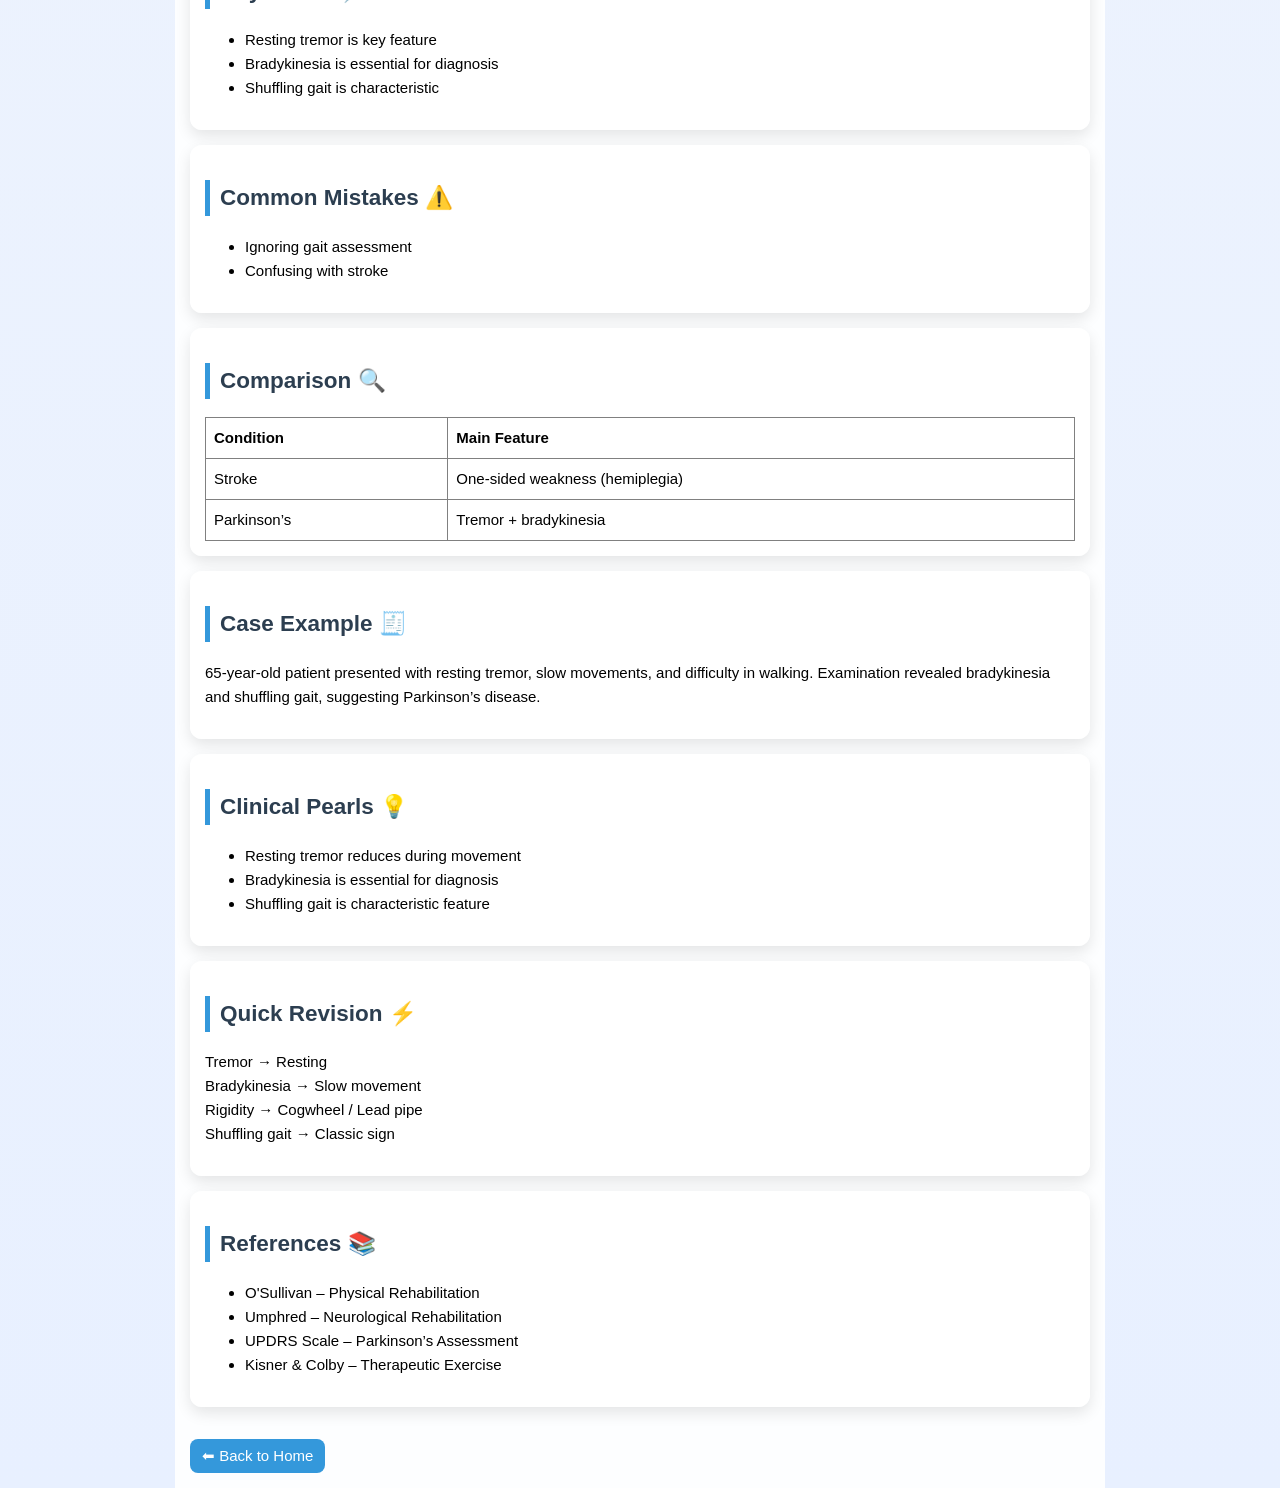
<file: parkinsons.html>
<!DOCTYPE html>
<html>
<head>
    <title>Parkinson's Disease Assessment</title>
    <link rel="stylesheet" href="style.css">
</head>
<body> 

<div class="navbar">
    <a href="index.html">🏠 Home</a>
    <a href="clinical-concepts.html">📚 Concepts</a>
    <a href="low-back-pain.html">🦴 LBP</a>
    <a href="cervical-spondylosis.html">🧍 Cervical</a>
    <a href="knee-osteoarthritis.html">🦵 Knee OA</a>
    <a href="acl-injury.html">🦵 ACL</a>
    <a href="frozen-shoulder.html">🦴 Shoulder</a>
    <a href="stroke.html">🧠 Stroke</a>

    <button onclick="toggleDarkMode()" class="dark-btn">🌙</button>
</div>
  


<div class="header">
    Physio Study Guide
</div>

<div class="container">

<h1>Parkinson’s Disease Assessment</h1>

<h1>Parkinson’s Disease</h1>

<img src="images/parkinson.png" alt="Parkinsons Disease Diagram">


<div class="card">
<h2>Quick Definitions </h2>
<p>
<b>Parkinson’s Disease:</b> A progressive neurodegenerative disorder characterized by tremor, rigidity, and bradykinesia.
</p>
</div>

<div class="card">
<h2>Patient Profile</h2>
<p>Elderly patients, progressive neurological disorder</p>
</div>

<div class="card">
<h2>Subjective Assessment</h2>
<ul>
<li>Tremors at rest</li>
<li>Slowness of movement (bradykinesia)</li>
<li>Stiffness</li>
<li>Difficulty in walking</li>
<li>Balance problems</li>
</ul>
</div>

<div class="card">
<h2>Objective Assessment</h2>
<ul>
<li>Observation (stooped posture)</li>
<li>Resting tremor</li>
<li>Rigidity (lead-pipe / cogwheel)</li>
<li>Bradykinesia</li>
<li>Gait analysis (shuffling gait)</li>
<li>Balance assessment</li>
</ul>
</div>

<div class="card">
<h2>Step-wise Clinical Assessment</h2>
<ol>
<li>History taking</li>
<li>Observe posture</li>
<li>Check tremors</li>
<li>Assess rigidity</li>
<li>Check bradykinesia</li>
<li>Gait assessment</li>
<li>Balance assessment</li>
<li>Clinical reasoning</li>
</ol>
</div>

<div class="card">
<h2>Clinical Reasoning</h2>
<p>
Resting tremor → Parkinson’s<br>
Bradykinesia → movement disorder<br>
Rigidity → basal ganglia involvement
</p>
</div>

<div class="card">
<h2>Clinical Decision Flow</h2>
<p>
Movement problem → Check tremor<br>
↓<br>
Resting tremor → Parkinson’s likely<br>
↓<br>
Check rigidity + gait<br>
↓<br>
Shuffling gait → confirm diagnosis
</p>
</div>

<div class="card">
<h2>Differential Diagnosis</h2>
<ul>
<li>Parkinson’s Disease</li>
<li>Essential tremor</li>
<li>Stroke</li>
</ul>
</div>


<div class="card" style="border-left: 5px solid red;">
<h2>Red Flags 🚨</h2>
<ul>
<li>Rapid progression of symptoms</li>
<li>Frequent falls</li>
<li>Severe rigidity affecting function</li>
<li>Cognitive decline</li>
</ul>
</div>


<div class="card">
<h2>Viva Questions</h2>
<ul>
<li>What are cardinal signs of Parkinson’s?</li>
<li>What is bradykinesia?</li>
<li>Types of rigidity?</li>
</ul>
</div>

<div class="card">
<h2>Key Points 📌</h2>
<ul>
<li>Resting tremor is key feature</li>
<li>Bradykinesia is essential for diagnosis</li>
<li>Shuffling gait is characteristic</li>
</ul>
</div>

<div class="card">
<h2>Common Mistakes ⚠️</h2>
<ul>
<li>Ignoring gait assessment</li>
<li>Confusing with stroke</li>
</ul>
</div>

<div class="card">
<h2>Comparison 🔍</h2>

<table border="1" width="100%">
<tr>
<th>Condition</th>
<th>Main Feature</th>
</tr>

<tr>
<td><span class="highlight">Stroke</span></td>
<td>One-sided weakness (hemiplegia)</td>
</tr>

<tr>
<td><span class="highlight">Parkinson’s</span></td>
<td>Tremor + bradykinesia</td>
</tr>

</table>
</div>

<div class="card">
<h2>Case Example 🧾</h2>
<p>
65-year-old patient presented with <span class="highlight">resting tremor</span>,
slow movements, and difficulty in walking. Examination revealed
<span class="highlight">bradykinesia</span> and <span class="highlight">shuffling gait</span>,
suggesting Parkinson’s disease.
</p>
</div>

<div class="card">
<h2>Clinical Pearls 💡</h2>
<ul>
<li><span class="highlight">Resting tremor</span> reduces during movement</li>
<li><span class="highlight">Bradykinesia</span> is essential for diagnosis</li>
<li><span class="highlight">Shuffling gait</span> is characteristic feature</li>
</ul>
</div>

<div class="card">
<h2>Quick Revision ⚡</h2>
<p>
<span class="highlight">Tremor</span> → Resting<br>
<span class="highlight">Bradykinesia</span> → Slow movement<br>
<span class="highlight">Rigidity</span> → Cogwheel / Lead pipe<br>
<span class="highlight">Shuffling gait</span> → Classic sign
</p>
</div>


<div class="card">
<h2>References 📚</h2>
<ul>
<li>O'Sullivan – Physical Rehabilitation</li>
<li>Umphred – Neurological Rehabilitation</li>
<li>UPDRS Scale – Parkinson’s Assessment</li>
<li>Kisner & Colby – Therapeutic Exercise</li>
</ul>
</div>


<br>
<a href="index.html">⬅ Back to Home</a>

</div>


<script>
function toggleDarkMode() {
    document.body.classList.toggle("dark-mode");
}
</script>

<script>
function toggleDarkMode() {
    document.body.classList.toggle("dark-mode");
    localStorage.setItem("darkMode", document.body.classList.contains("dark-mode"));
}

window.onload = function() {
    if (localStorage.getItem("darkMode") === "true") {
        document.body.classList.add("dark-mode");
    }
}
</script>


</body>
</html>
</file>
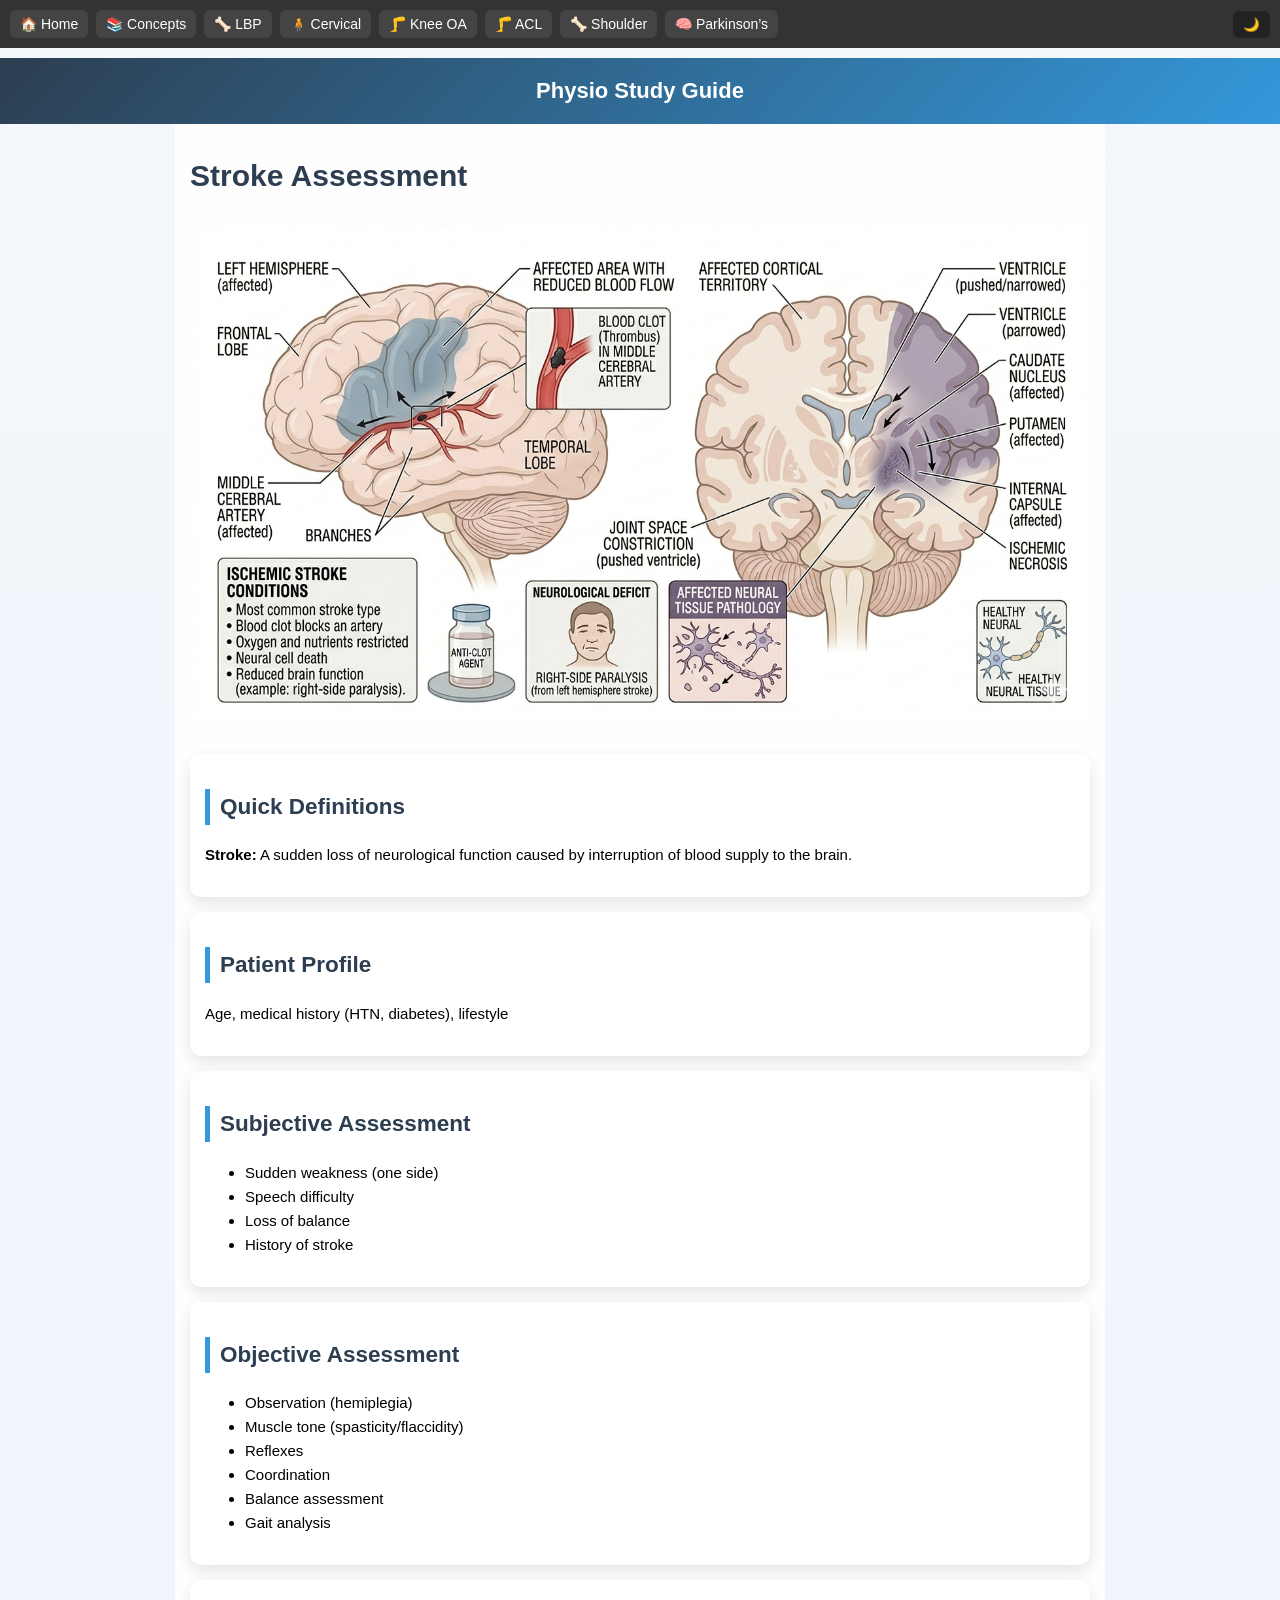
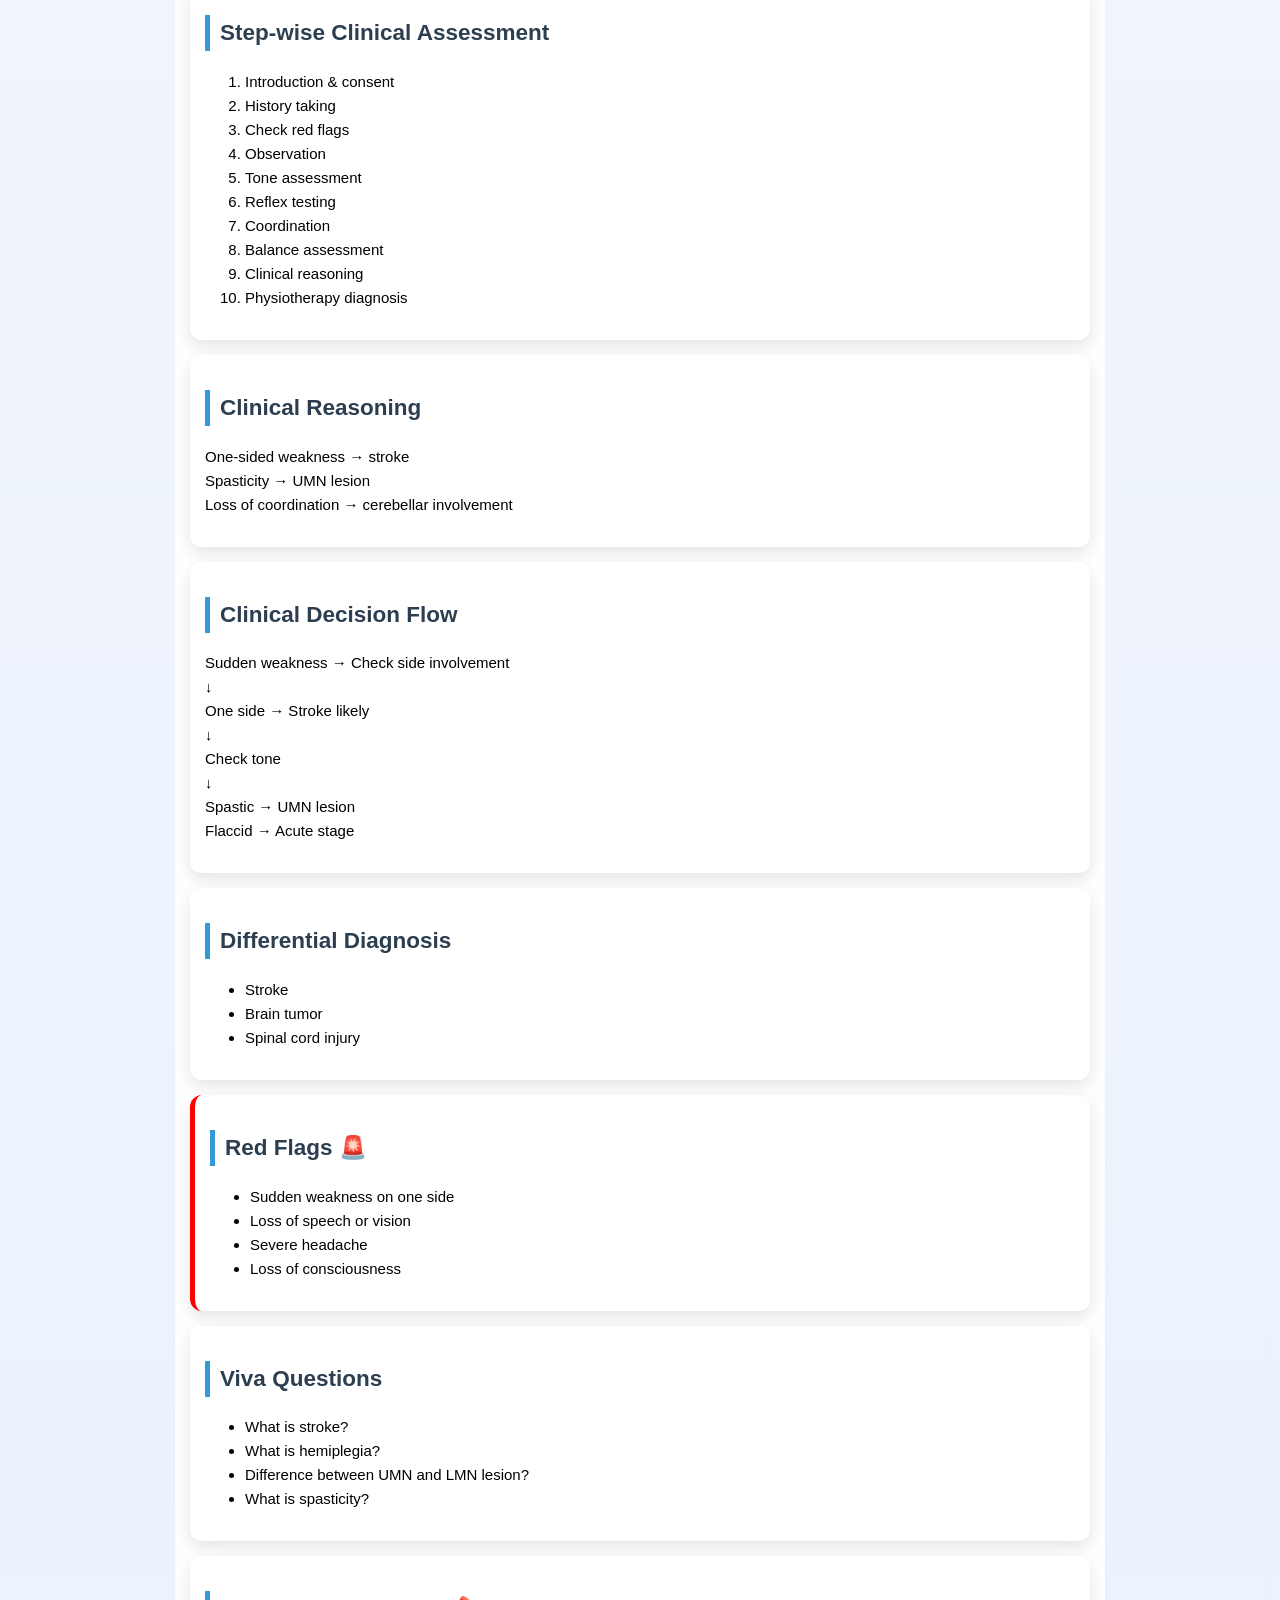
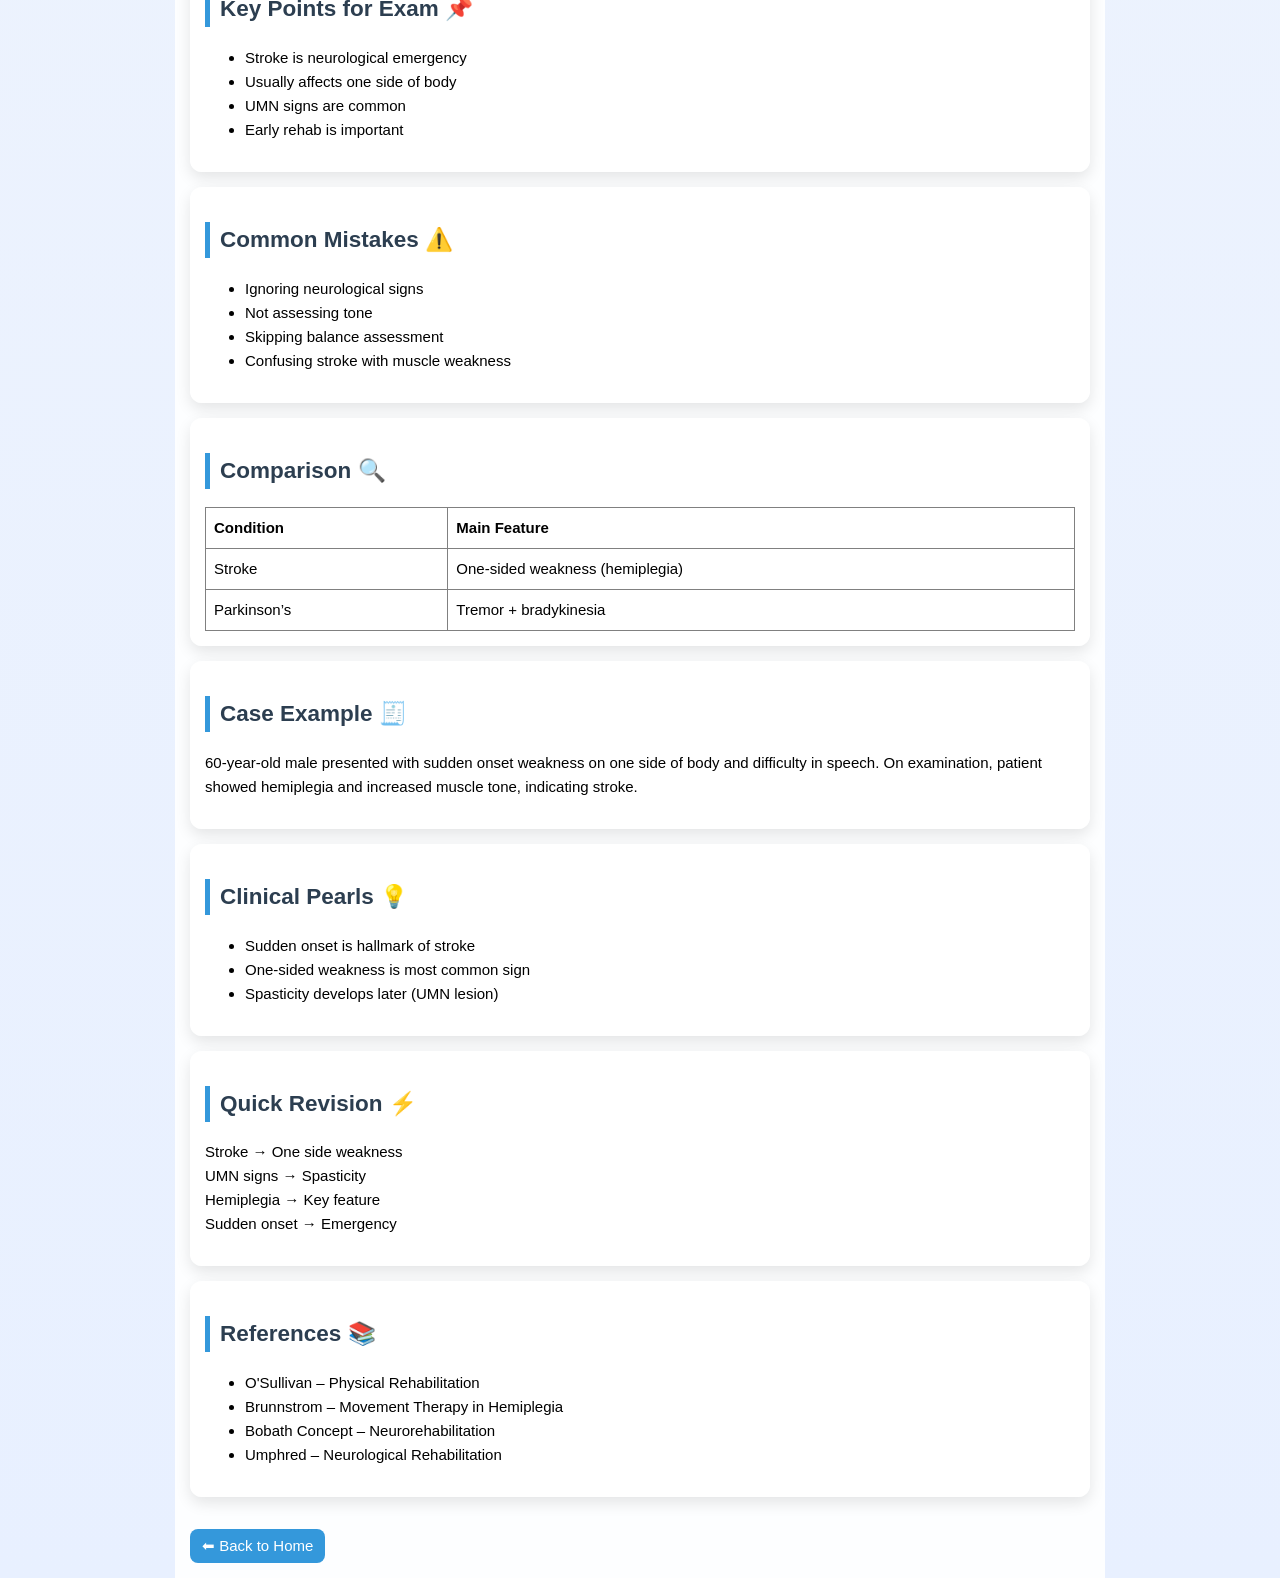
<file: stroke.html>
<!DOCTYPE html>
<html>
<head>
    <title>Stroke Assessment</title>
    <link rel="stylesheet" href="style.css">
</head>
<body>
  
   <div class="navbar">
    <a href="index.html">🏠 Home</a>
    <a href="clinical-concepts.html">📚 Concepts</a>
    <a href="low-back-pain.html">🦴 LBP</a>
    <a href="cervical-spondylosis.html">🧍 Cervical</a>
    <a href="knee-osteoarthritis.html">🦵 Knee OA</a>
    <a href="acl-injury.html">🦵 ACL</a>
    <a href="frozen-shoulder.html">🦴 Shoulder</a>
    <a href="parkinsons.html">🧠 Parkinson’s</a>

    <button onclick="toggleDarkMode()" class="dark-btn">🌙</button>
</div>
 


<div class="header">
    Physio Study Guide
</div>

<div class="container">

<h1>Stroke Assessment</h1>


<img src="images/stroke.png" alt="Stroke Brain Diagram">

<div class="card">
<h2>Quick Definitions </h2>
<p>
<b>Stroke:</b> A sudden loss of neurological function caused by interruption of blood supply to the brain.
</p>
</div>

<div class="card">
<h2>Patient Profile</h2>
<p>Age, medical history (HTN, diabetes), lifestyle</p>
</div>

<div class="card">
<h2>Subjective Assessment</h2>
<ul>
<li>Sudden weakness (one side)</li>
<li>Speech difficulty</li>
<li>Loss of balance</li>
<li>History of stroke</li>
</ul>
</div>

<div class="card">
<h2>Objective Assessment</h2>
<ul>
<li>Observation (hemiplegia)</li>
<li>Muscle tone (spasticity/flaccidity)</li>
<li>Reflexes</li>
<li>Coordination</li>
<li>Balance assessment</li>
<li>Gait analysis</li>
</ul>
</div>

<div class="card">
<h2>Step-wise Clinical Assessment</h2>
<ol>
<li>Introduction & consent</li>
<li>History taking</li>
<li>Check red flags</li>
<li>Observation</li>
<li>Tone assessment</li>
<li>Reflex testing</li>
<li>Coordination</li>
<li>Balance assessment</li>
<li>Clinical reasoning</li>
<li>Physiotherapy diagnosis</li>
</ol>
</div>

<div class="card">
<h2>Clinical Reasoning</h2>
<p>
One-sided weakness → stroke<br>
Spasticity → UMN lesion<br>
Loss of coordination → cerebellar involvement
</p>
</div>

<div class="card">
<h2>Clinical Decision Flow</h2>
<p>
Sudden weakness → Check side involvement<br>
↓<br>
One side → Stroke likely<br>
↓<br>
Check tone<br>
↓<br>
Spastic → UMN lesion<br>
Flaccid → Acute stage
</p>
</div>

<div class="card">
<h2>Differential Diagnosis</h2>
<ul>
<li>Stroke</li>
<li>Brain tumor</li>
<li>Spinal cord injury</li>
</ul>
</div>


<div class="card" style="border-left: 5px solid red;">
<h2>Red Flags 🚨</h2>
<ul>
<li>Sudden weakness on one side</li>
<li>Loss of speech or vision</li>
<li>Severe headache</li>
<li>Loss of consciousness</li>
</ul>
</div>


<div class="card">
<h2>Viva Questions</h2>
<ul>
<li>What is stroke?</li>
<li>What is hemiplegia?</li>
<li>Difference between UMN and LMN lesion?</li>
<li>What is spasticity?</li>
</ul>
</div>

<div class="card">
<h2>Key Points for Exam 📌</h2>
<ul>
<li>Stroke is neurological emergency</li>
<li>Usually affects one side of body</li>
<li>UMN signs are common</li>
<li>Early rehab is important</li>
</ul>
</div>

<div class="card">
<h2>Common Mistakes ⚠️</h2>
<ul>
<li>Ignoring neurological signs</li>
<li>Not assessing tone</li>
<li>Skipping balance assessment</li>
<li>Confusing stroke with muscle weakness</li>
</ul>
</div>

<div class="card">
<h2>Comparison 🔍</h2>

<table border="1" width="100%">
<tr>
<th>Condition</th>
<th>Main Feature</th>
</tr>

<tr>
<td><span class="highlight">Stroke</span></td>
<td>One-sided weakness (hemiplegia)</td>
</tr>

<tr>
<td><span class="highlight">Parkinson’s</span></td>
<td>Tremor + bradykinesia</td>
</tr>

</table>
</div>

<div class="card">
<h2>Case Example 🧾</h2>
<p>
60-year-old male presented with sudden onset <span class="highlight">weakness on one side</span> of body
and difficulty in speech. On examination, patient showed <span class="highlight">hemiplegia</span>
and increased muscle tone, indicating stroke.
</p>
</div>


<div class="card">
<h2>Clinical Pearls 💡</h2>
<ul>
<li><span class="highlight">Sudden onset</span> is hallmark of stroke</li>
<li><span class="highlight">One-sided weakness</span> is most common sign</li>
<li><span class="highlight">Spasticity</span> develops later (UMN lesion)</li>
</ul>
</div>

<div class="card">
<h2>Quick Revision ⚡</h2>
<p>
<span class="highlight">Stroke</span> → One side weakness<br>
<span class="highlight">UMN signs</span> → Spasticity<br>
<span class="highlight">Hemiplegia</span> → Key feature<br>
<span class="highlight">Sudden onset</span> → Emergency
</p>
</div>


<div class="card">
<h2>References 📚</h2>
<ul>
<li>O'Sullivan – Physical Rehabilitation</li>
<li>Brunnstrom – Movement Therapy in Hemiplegia</li>
<li>Bobath Concept – Neurorehabilitation</li>
<li>Umphred – Neurological Rehabilitation</li>
</ul>
</div>

<br>
<a href="index.html">⬅ Back to Home</a>

</div>

<script>
function toggleDarkMode() {
    document.body.classList.toggle("dark-mode");
}
</script>

<script>
function toggleDarkMode() {
    document.body.classList.toggle("dark-mode");
    localStorage.setItem("darkMode", document.body.classList.contains("dark-mode"));
}

window.onload = function() {
    if (localStorage.getItem("darkMode") === "true") {
        document.body.classList.add("dark-mode");
    }
}
</script>

</body>
</html>
</file>
<file: style.css>
/* RESET */
body {
    margin: 0;
    font-family: Arial, sans-serif;
    background: linear-gradient(to bottom, #f4f7fb, #e8f0ff);
    font-size: 15px;
    animation: fadeIn 0.8s ease-in;
}

/* NAVBAR */
.navbar {
    display: flex;
    flex-wrap: wrap;
    gap: 8px;
    background: #333;
    padding: 10px;
    align-items: center;
}

.navbar a {
    background: #444;
    padding: 6px 10px;
    border-radius: 6px;
    color: white;
    text-decoration: none;
    font-size: 14px;
    display: flex;
    align-items: center;
    gap: 5px;
    transition: 0.2s;
}

.navbar a:hover {
    background: #2ecc71;
}

.dark-btn {
    margin-left: auto;
    padding: 6px 10px;
    border: none;
    border-radius: 6px;
    background: #222;
    color: white;
    cursor: pointer;
}

/* HEADER */
.header {
    background: linear-gradient(135deg, #2c3e50, #3498db);
    color: white;
    padding: 20px;
    text-align: center;
    font-size: 22px;
    font-weight: bold;
}

/* HERO */
.hero {
    position: relative;
    margin-bottom: 20px;
}

.hero img {
    width: 100%;
    height: 320px;
    object-fit: cover;
}

.hero::after {
    content: "";
    position: absolute;
    top: 0;
    left: 0;
    width: 100%;
    height: 320px;
    background: rgba(0, 0, 0, 0.6);
}

/* HERO TEXT */
.hero-text {
    position: absolute;
    top: 50%;
    left: 50%;
    transform: translate(-50%, -50%);
    text-align: center;
    z-index: 1;
    color: white;
    text-shadow: 0 3px 8px rgba(0,0,0,0.8);
    animation: slideUp 1s ease;
}

.hero-text h1 {
    font-size: 36px;
    color: #00d4ff;
}

.hero-text p {
    font-size: 18px;
    color: #ecf0f1;
}

/* HERO BUTTON */
.hero-btn {
    margin-top: 10px;
    padding: 10px 18px;
    background: #2ecc71;
    color: white;
    border-radius: 8px;
    text-decoration: none;
    font-weight: bold;
    display: inline-block;
    transition: 0.2s;
}

.hero-btn:hover {
    background: #27ae60;
}

/* CONTAINER */
.container {
    max-width: 900px;
    margin: auto;
    padding: 15px;
}

/* HEADINGS */
h1, h2 {
    color: #2c3e50;
}

h2 {
    border-left: 5px solid #3498db;
    padding-left: 10px;
    margin-top: 20px;
}

/* CARDS */
.card {
    background: rgba(255, 255, 255, 0.95);
    padding: 15px;
    margin: 15px 0;
    border-radius: 12px;
    box-shadow: 0 6px 15px rgba(0,0,0,0.1);
    transition: 0.3s;
    line-height: 1.6;
}

.card:hover {
    transform: translateY(-5px);
    box-shadow: 0 10px 25px rgba(0,0,0,0.2);
}

/* LINKS */
a {
    display: inline-block;
    padding: 8px 12px;
    background: #3498db;
    color: white;
    border-radius: 8px;
    text-decoration: none;
    transition: 0.2s;
}

a:hover {
    background: #2980b9;
    transform: scale(1.05);
}

/* IMAGES (NO CROPPING) */
img {
    width: 100%;
    height: auto;
    border-radius: 12px;
    margin: 10px 0;
}

/* TABLES */
table {
    border-collapse: collapse;
    margin-top: 10px;
    width: 100%;
}

th, td {
    padding: 8px;
    text-align: left;
}

/* COMING SOON */
.coming-soon li {
    opacity: 0.7;
    margin: 6px 0;
}

/* HIGHLIGHT BOX */
.highlight-box {
    background: #eaf6ff;
    padding: 10px;
    border-left: 5px solid #3498db;
    border-radius: 8px;
}

/* DARK MODE */
.dark-mode {
    background: #121212;
    color: white;
}

.dark-mode .navbar {
    background: #000;
}

.dark-mode .card {
    background: #1e1e1e;
    color: white;
}

.dark-mode a {
    background: #444;
}

.dark-mode .hero::after {
    background: rgba(0, 0, 0, 0.7);
}

/* ANIMATIONS */
@keyframes fadeIn {
    from { opacity: 0; }
    to { opacity: 1; }
}

@keyframes slideUp {
    from {
        transform: translate(-50%, -40%);
        opacity: 0;
    }
    to {
        transform: translate(-50%, -50%);
        opacity: 1;
    }
}

/* SMOOTH SCROLL */
html {
    scroll-behavior: smooth;
}

.navbar {
    margin-bottom: 10px;
}

.container {
    background: rgba(255,255,255,0.92);
}


/* CHAT TOGGLE BUTTON */
.chat-toggle {
    position: fixed;
    bottom: 20px;
    right: 20px;
    background: #2ecc71;
    color: white;
    border: none;
    padding: 12px 15px;
    border-radius: 50%;
    font-size: 18px;
    cursor: pointer;
}

/* CHATBOX */
.chatbot {
    position: fixed;
    bottom: 80px;
    right: 20px;
    width: 280px;
    background: white;
    border-radius: 12px;
    box-shadow: 0 0 15px rgba(0,0,0,0.3);
    display: none;
    overflow: hidden;
}

/* HEADER */
.chat-header {
    background: #3498db;
    color: white;
    padding: 10px;
    font-weight: bold;
    display: flex;
    justify-content: space-between;
}

/* CLOSE BUTTON */
.close-btn {
    cursor: pointer;
}

/* BODY */
.chat-body {
    height: 200px;
    overflow-y: auto;
    padding: 10px;
    font-size: 14px;
}

/* INPUT AREA */
.chat-input-area {
    display: flex;
}

.chat-input-area input {
    flex: 1;
    padding: 8px;
    border: none;
    border-top: 1px solid #ccc;
}

.chat-input-area button {
    border: none;
    background: #2ecc71;
    color: white;
    padding: 8px;
    cursor: pointer;
}
</file>
